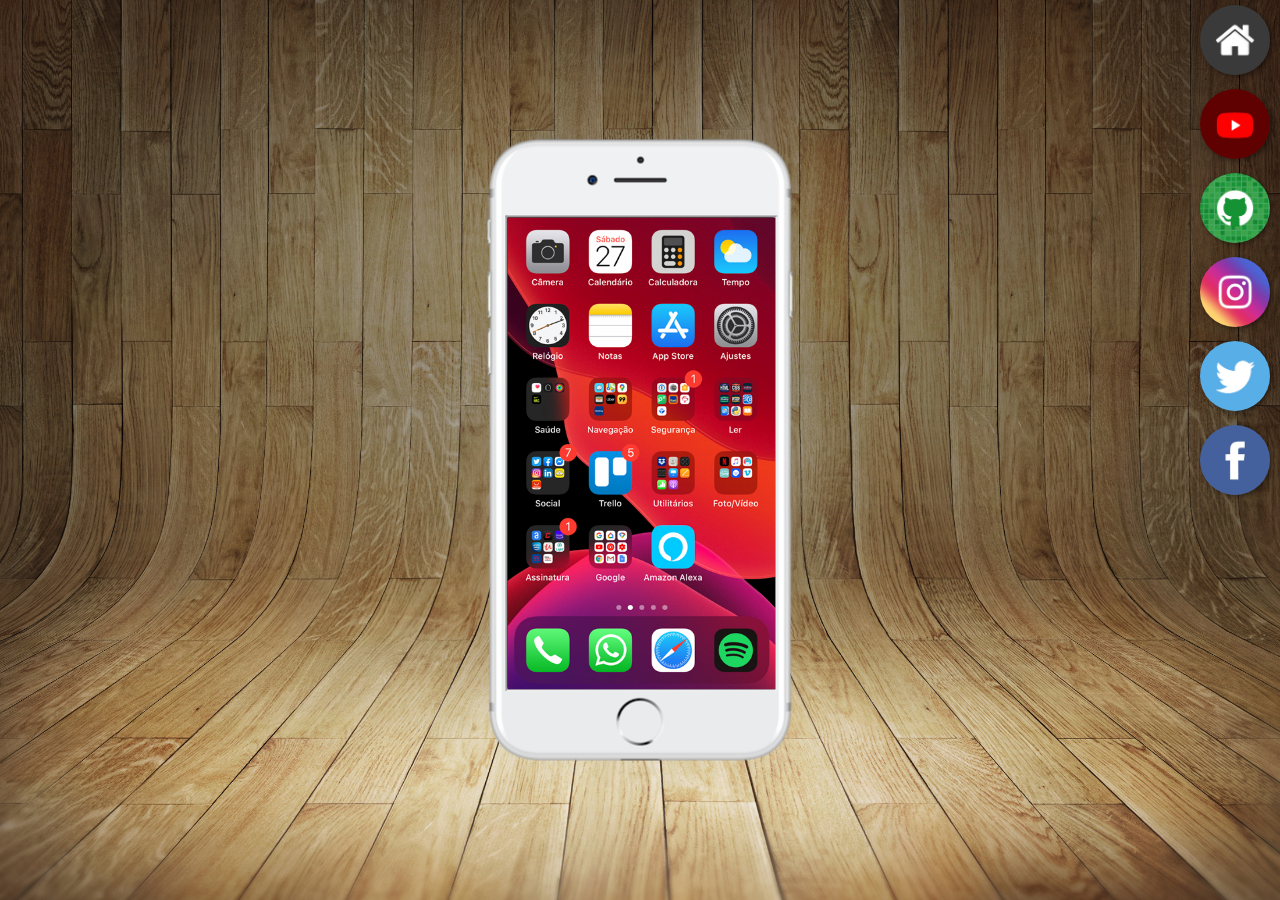
<file: index.html>
<!DOCTYPE html>
<html lang="pt-BR">
<head>
    <meta charset="UTF-8">
    <meta name="viewport" content="width=device-width, initial-scale=1.0">
    <link rel="shortcut icon" href="favicon.ico" type="image/x-icon">
    <title>Projeto Redes Sociais</title>
    <style>
        * {
            margin: 0px;
            padding: 0px;
        }

        body {
            background: bisque url('imagens/fundo-madeira.jpg') center center no-repeat fixed;
            background-size: cover;
        }

        .menu {
            text-align: right;
            
        }

        #botao img {
            width: 70px;
            height: 70px;
            border-radius: 50%;
            margin: 5px 10px 5px 0px;
            box-shadow: 2px 2px 5px rgba(0, 0, 0, 0.411);
            box-sizing: border-box;
        }

        #botao img:hover {
            border: 2px solid rgba(255, 255, 255, 0.651);
            transform: translate(-3px, -3px);
            box-shadow: 5px 5px 10px rgba(0, 0, 0, 0.411);
            transition: transform .5s, border .3s;
        }

        p#erro {
            background-color: rgb(255, 106, 106);
        }

        .celular {
            position: fixed;
            top: 50%;
            left: 50%;
            transform: translate(-50%, -50%);

            background-image: url('imagens/frame-iphone.png');
            height: 627px;
            width: 311px;
        }

        iframe#tela {
            position: fixed;
            top: 79px;
            left: 21px;

            height: 472px;  
            width: 268px;
        }
    </style>
</head>
<body>
    <section class="menu">
        <div id="botao">
            <a href="paginas/home.html" target="tela"><img src="imagens/logo-home.jpg" type=""></a>
        </div>
        <div id="botao">
            <a href="paginas/youtube.html" target="tela"><img src="imagens/logo-youtube.jpg" type=""></a>
        </div>
        <div id="botao">
            <a href="paginas/github.html" target="tela"><img src="imagens/logo-github.jpg" type=""></a>
        </div>
        <div id="botao">
            <a href="paginas/instagram.html" target="tela"><img src="imagens/logo-instagram.jpg" type=""></a>
        </div>
        <div id="botao">
            <a href="paginas/twitter.html" target="tela"><img src="imagens/logo-twitter.jpg" type=""></a>
        </div>
        <div id="botao">
            <a href="paginas/facebook.html" target="tela"><img src="imagens/logo-facebook.jpg" type=""></a>
        </div>
    </div>
    <section class="celular">
            <iframe src="paginas/home.html" name="tela" id="tela" frameborder="1">
                <p id="erro">Seu navegador não possui compatibilidade com este tipo de recurso.</p>
            </iframe>
    </div>
</body>
</html>
</file>
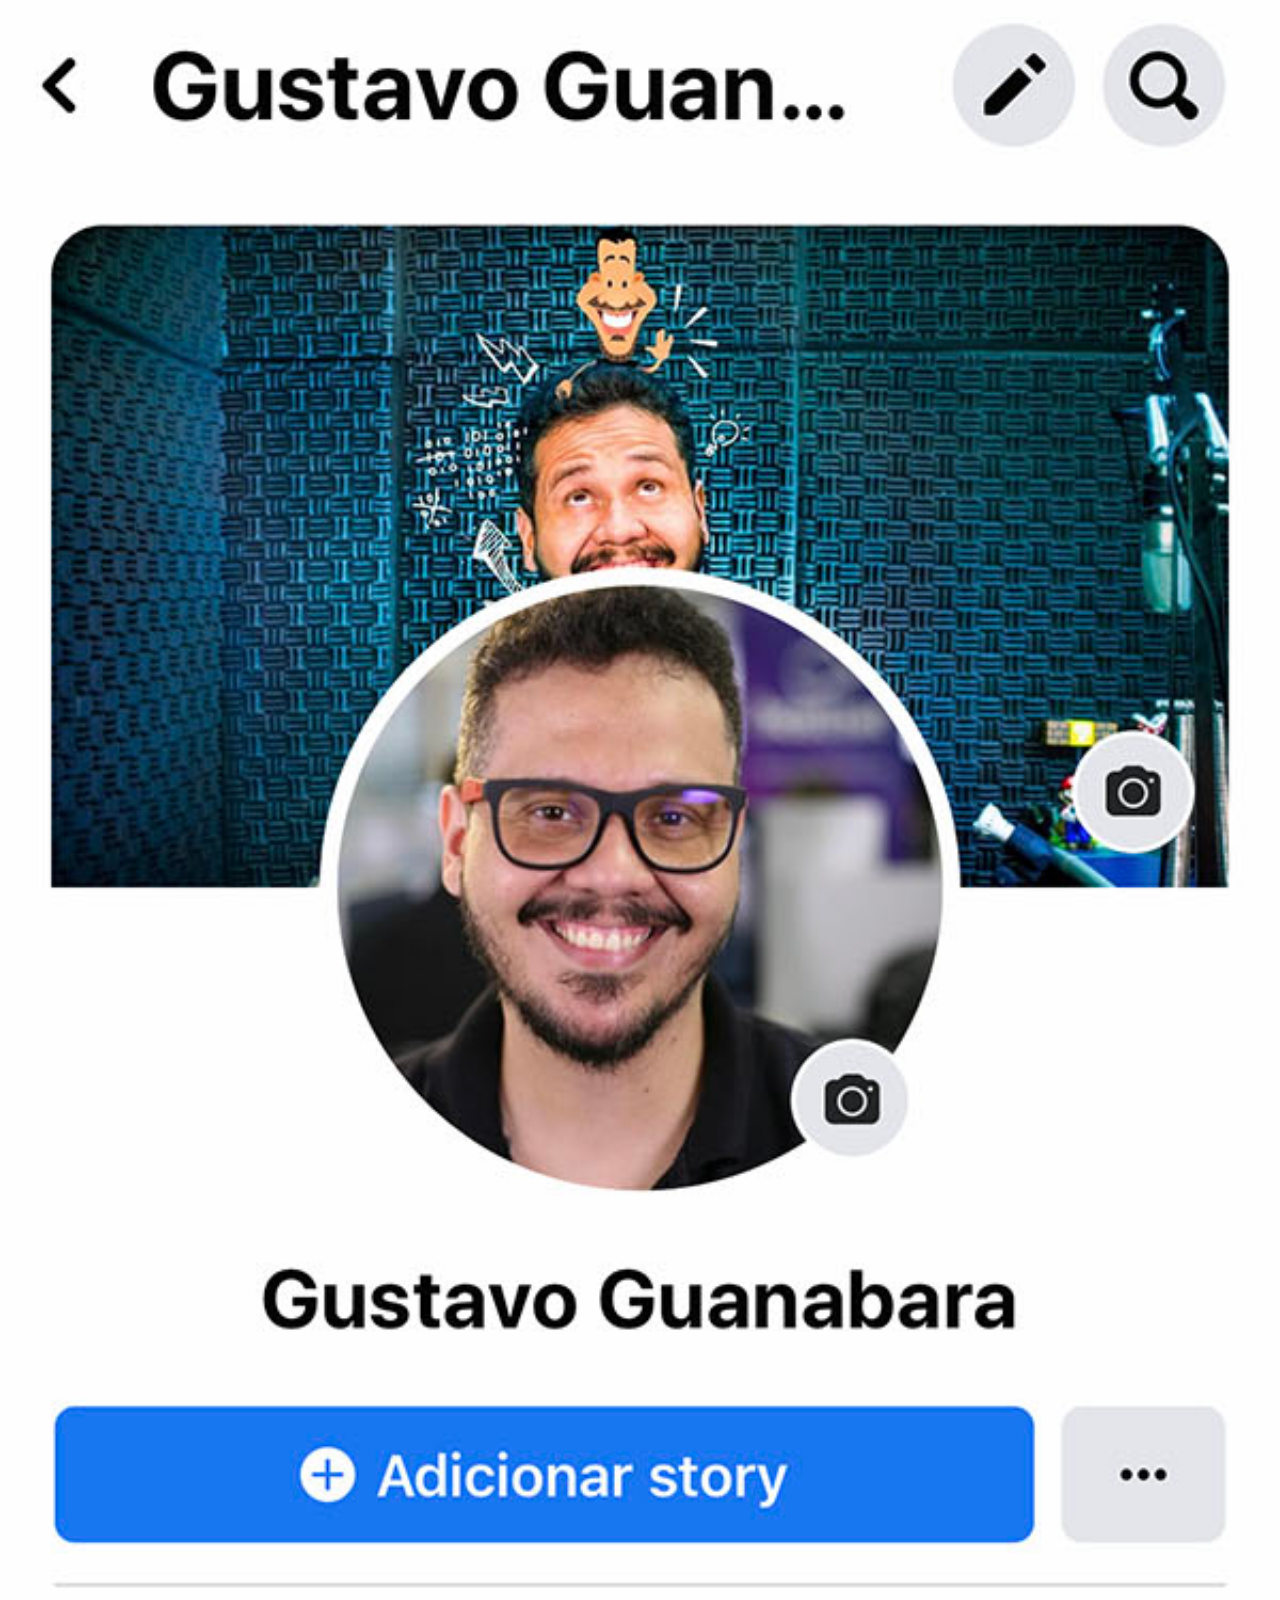
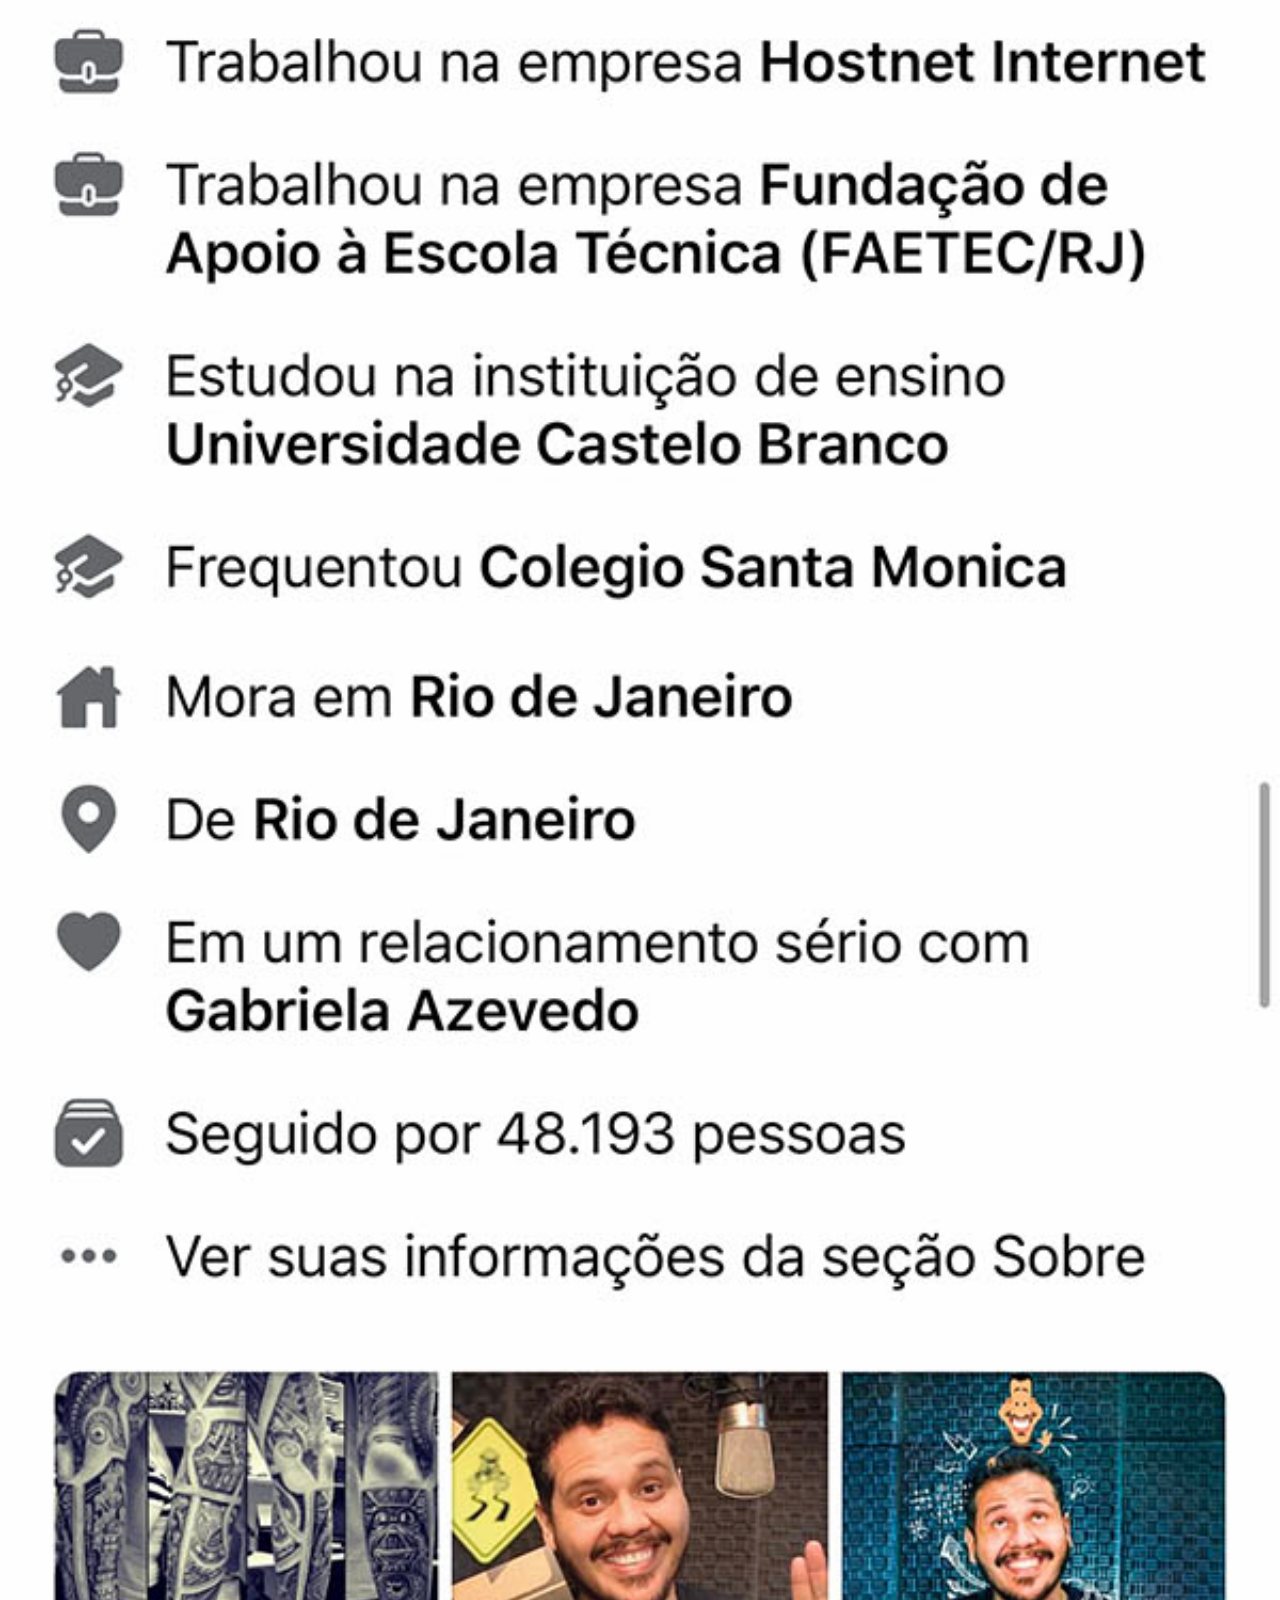
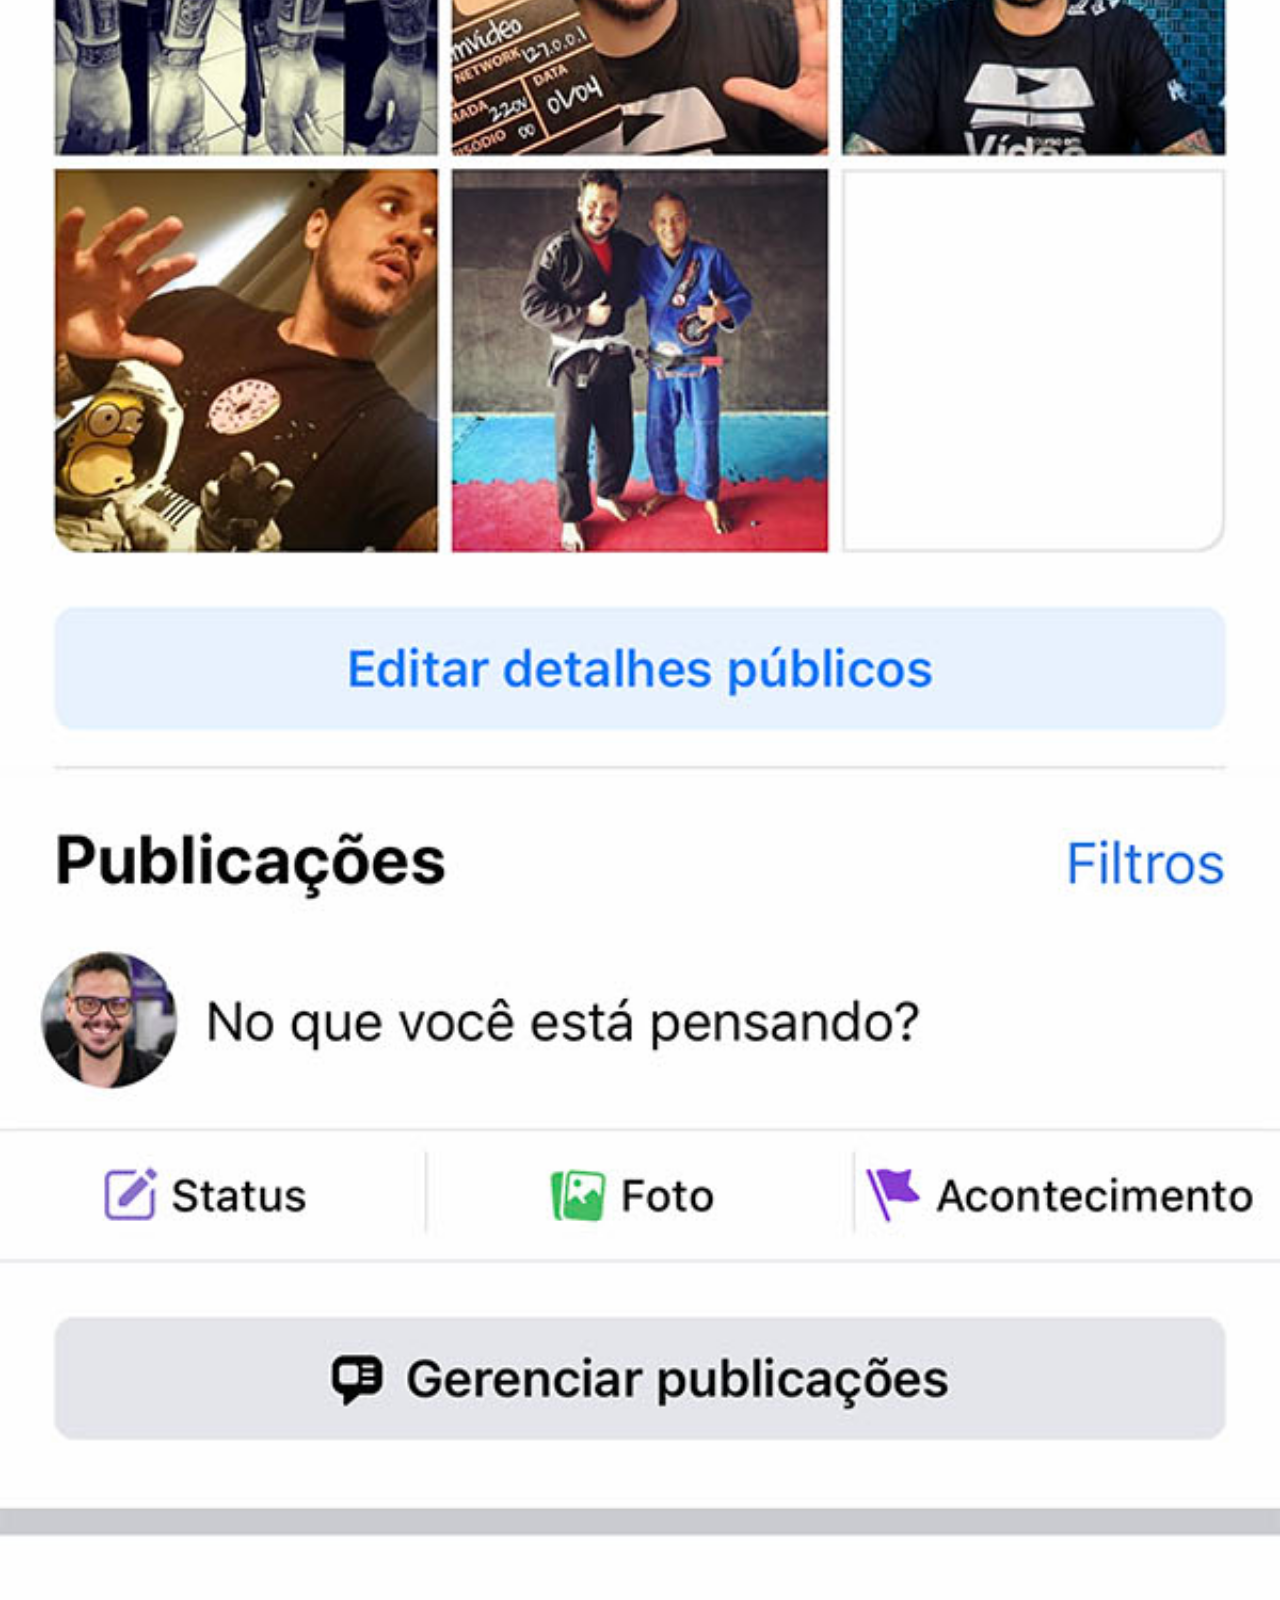
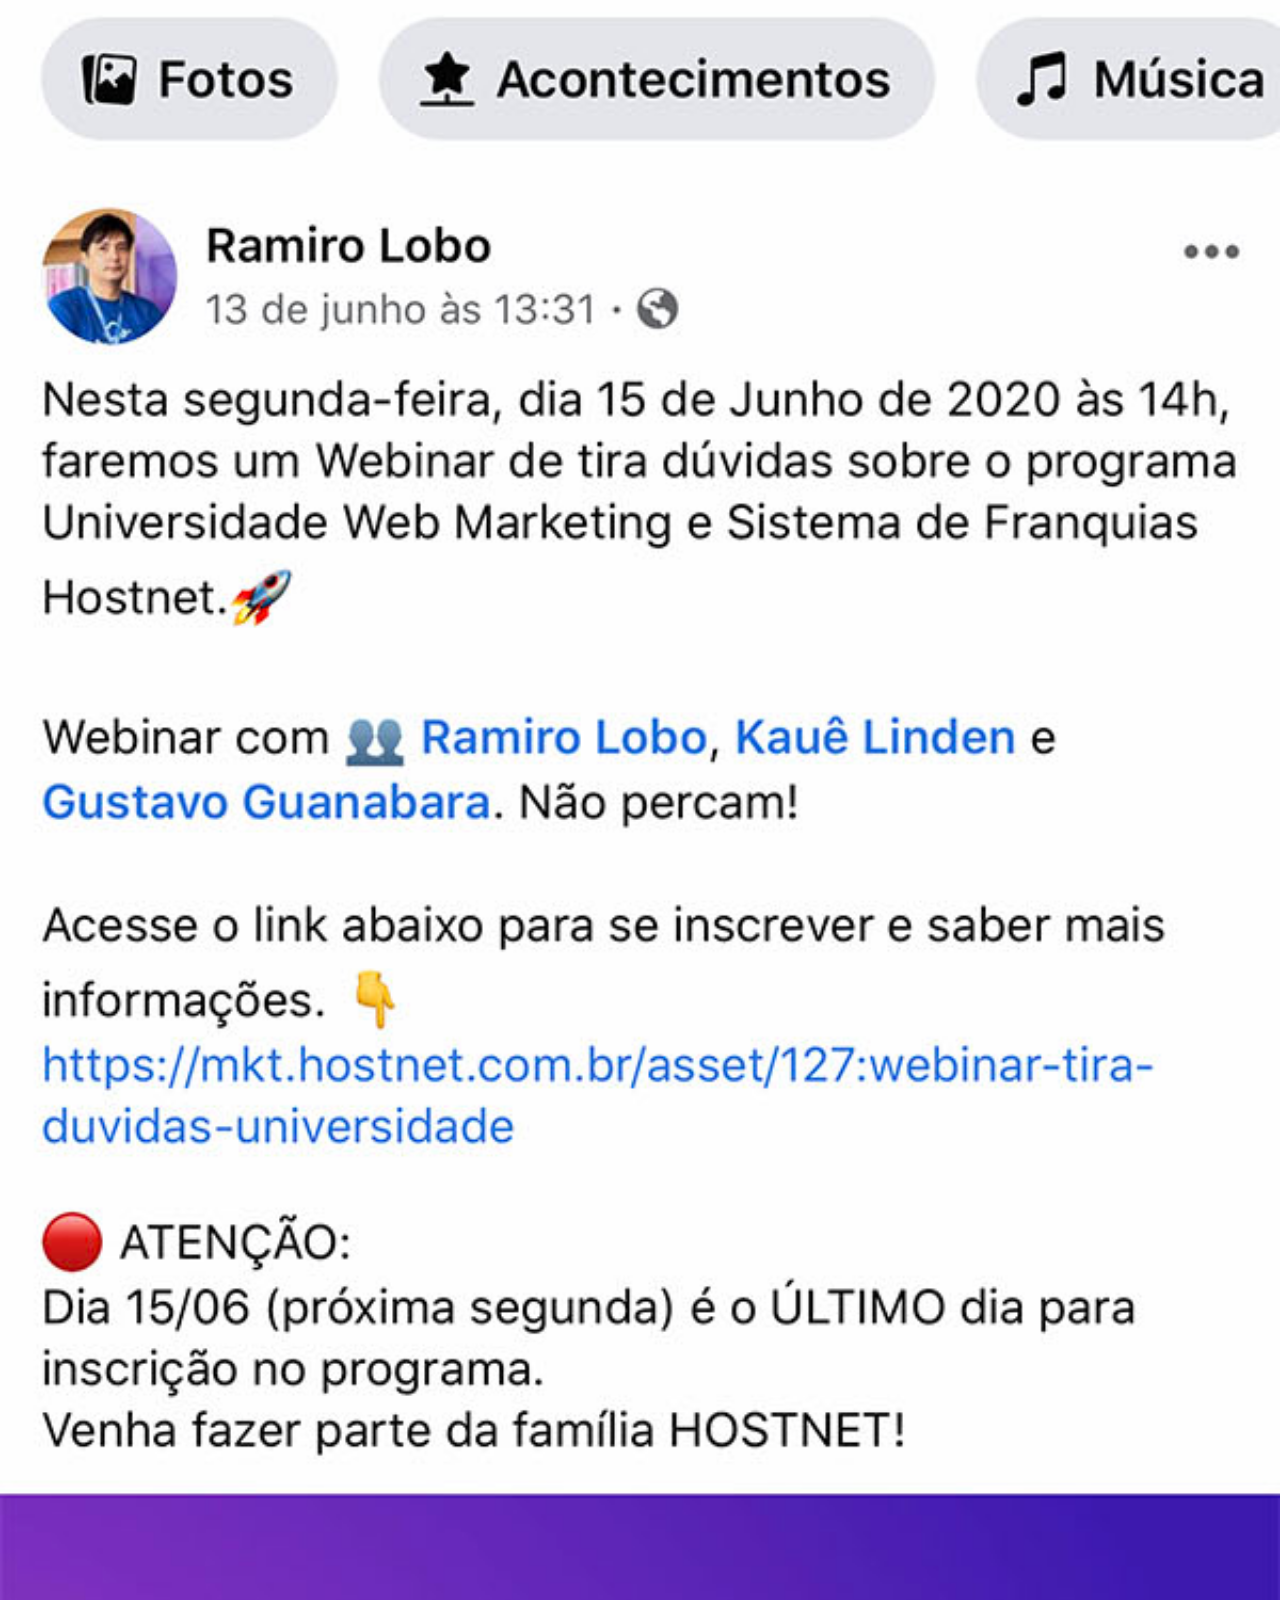
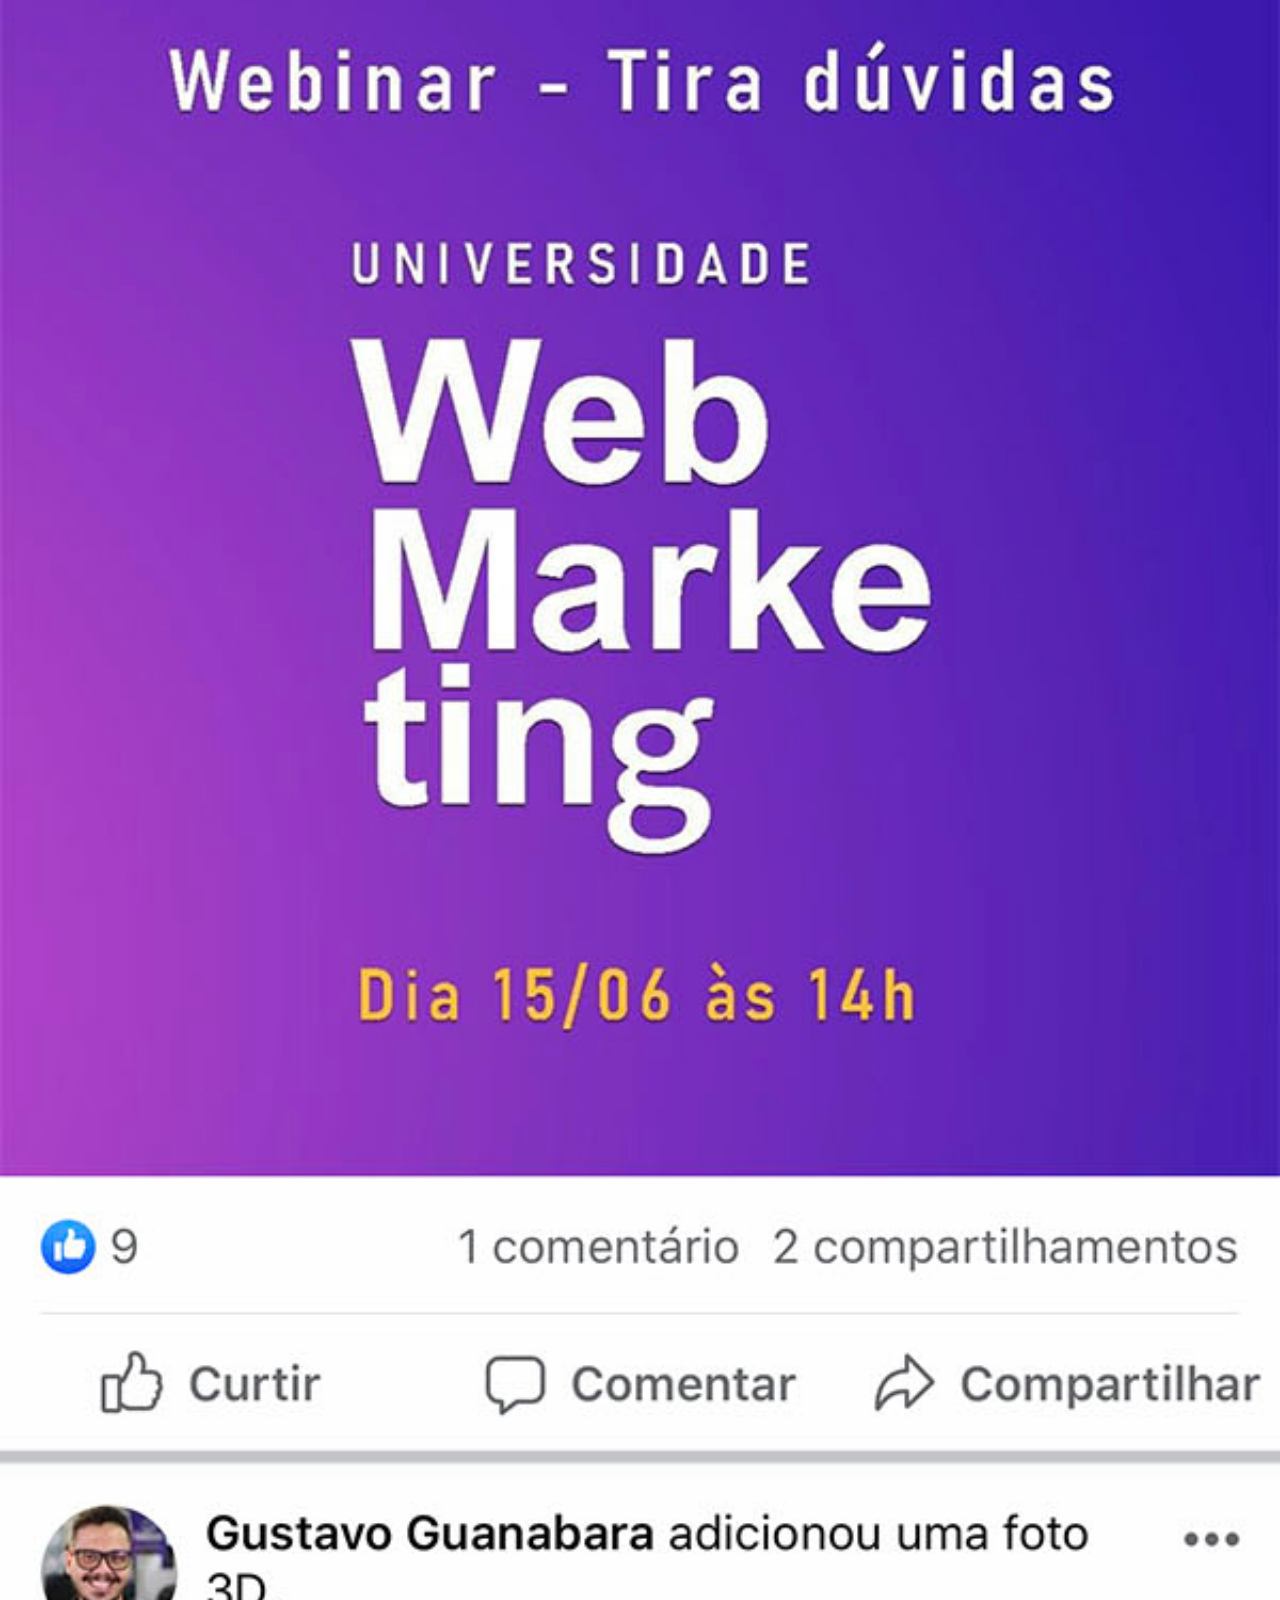
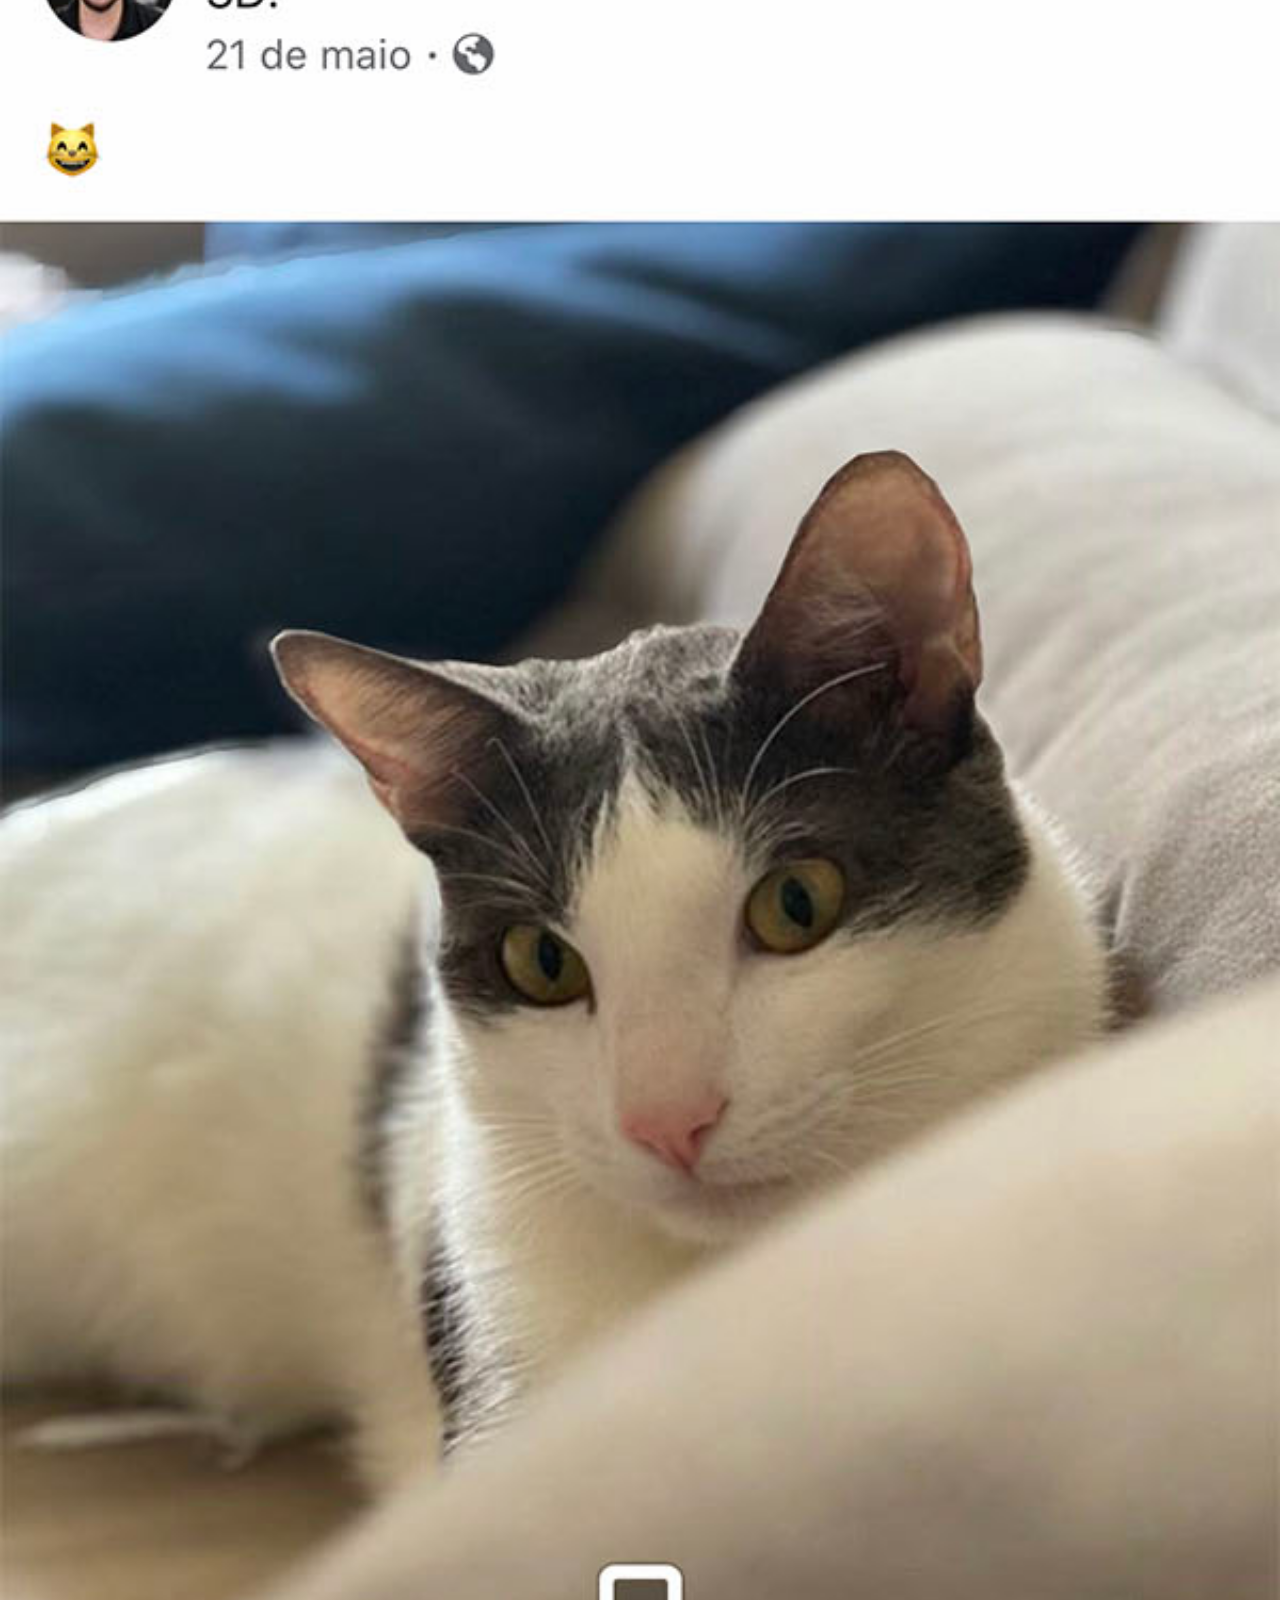
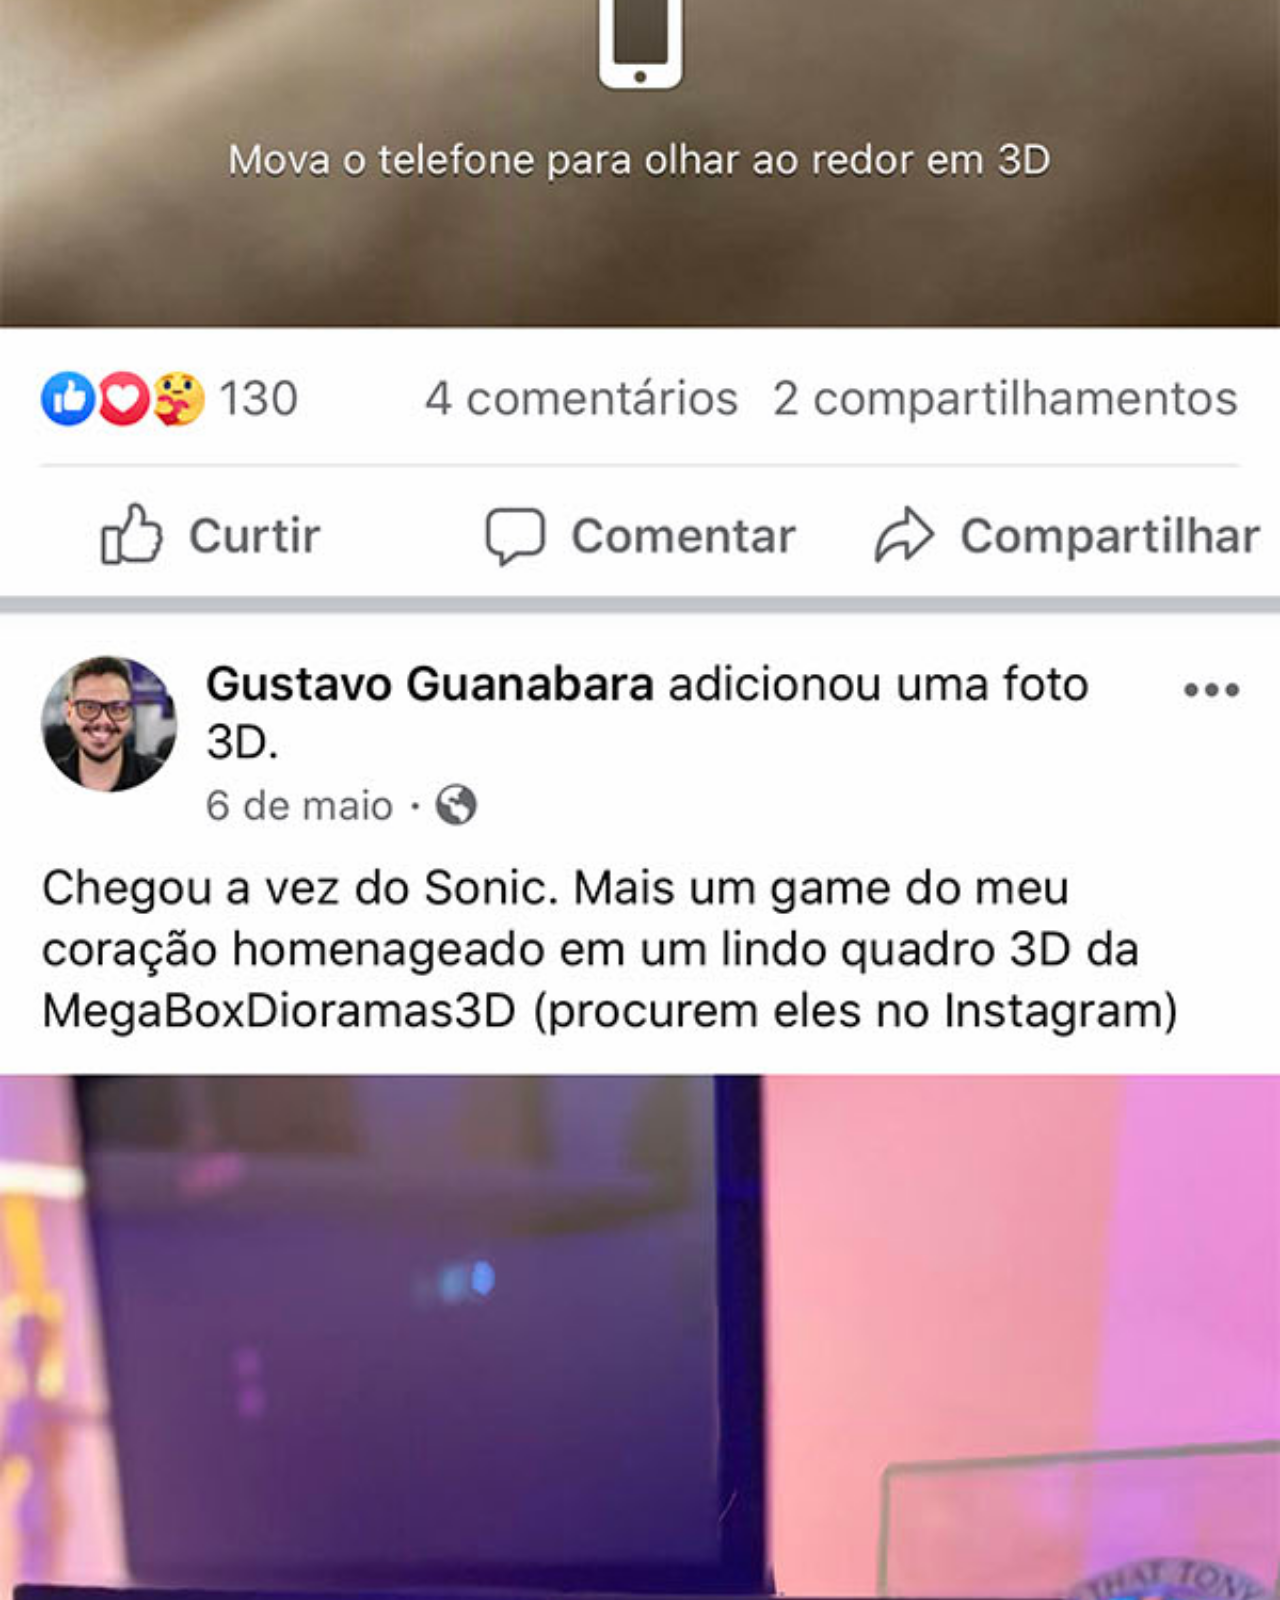
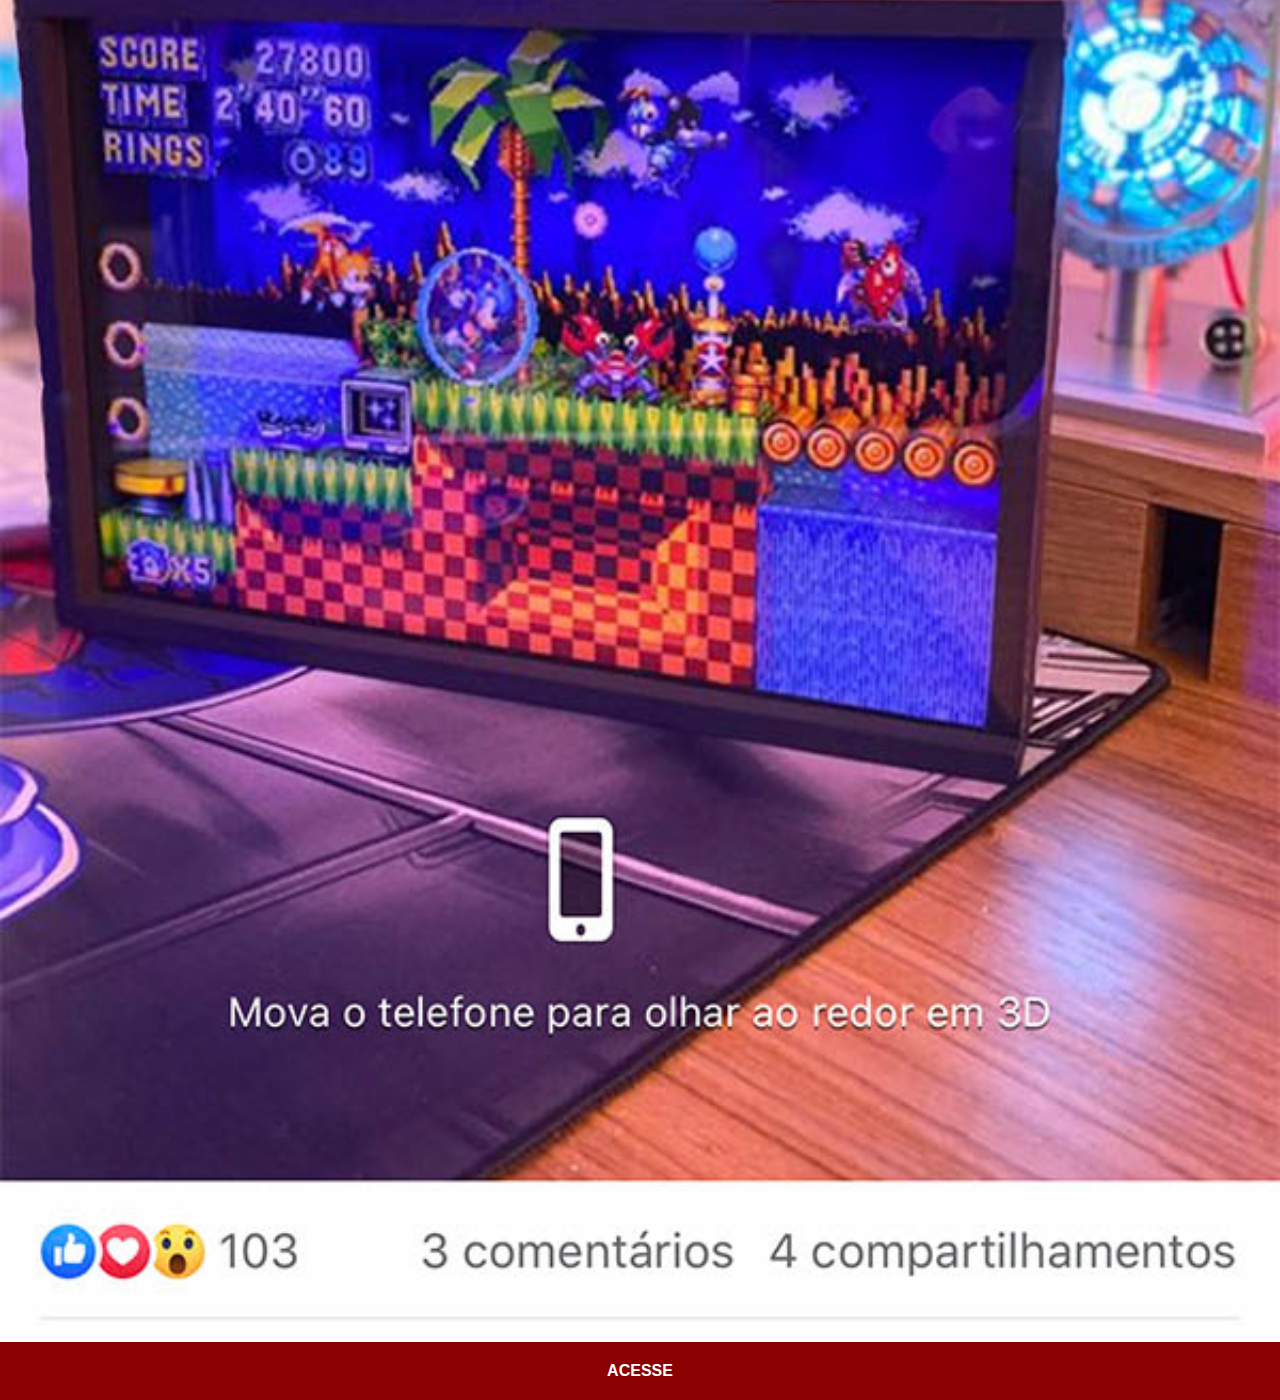
<file: paginas/facebook.html>
<!DOCTYPE html>
<html lang="pt-BR">
<head>
    <meta charset="UTF-8">
    <meta name="viewport" content="width=device-width, initial-scale=1.0">
    <title>Facebook</title>
    <link rel="shortcut icon" href="../favicon.ico" type="image/x-icon">
    <style>
        * {
            margin: 0px;
            padding: 0px;   
            font-family: Arial, Helvetica, sans-serif;
        }

        ::-webkit-scrollbar {
            width: 0px;
            height: 0px;
        }

        img {
            width: 100vw;
        }

        a {
            display: block;
            color: white;
            background-color: darkred;

            padding: 20px;

            text-align: center;
            text-decoration: none;
            font-weight: bolder;
        }
    </style>
</head>
<body>
    <img src="../imagens/tela-facebook.jpg" alt="Facebook">
    <a href="https://www.facebook.com/gustavoguanabara/">ACESSE</a>
</body>
</html>
</file>
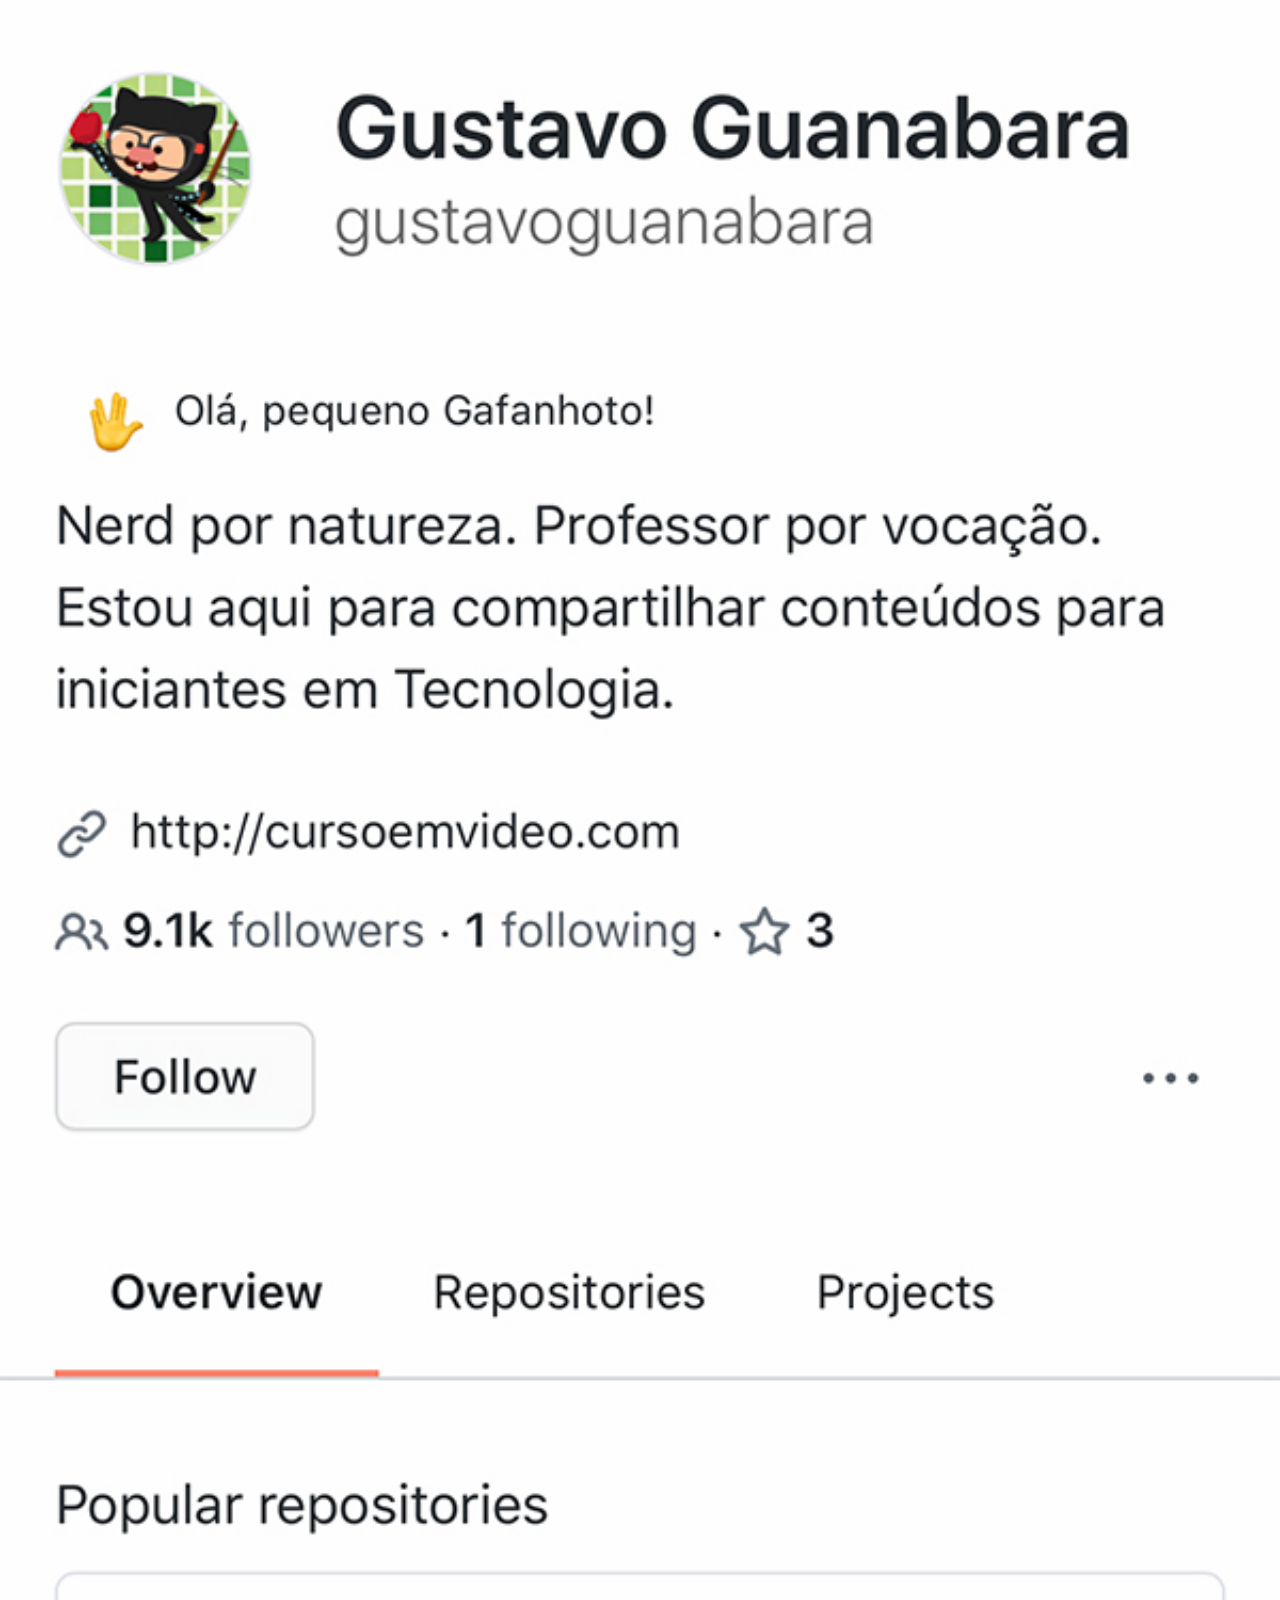
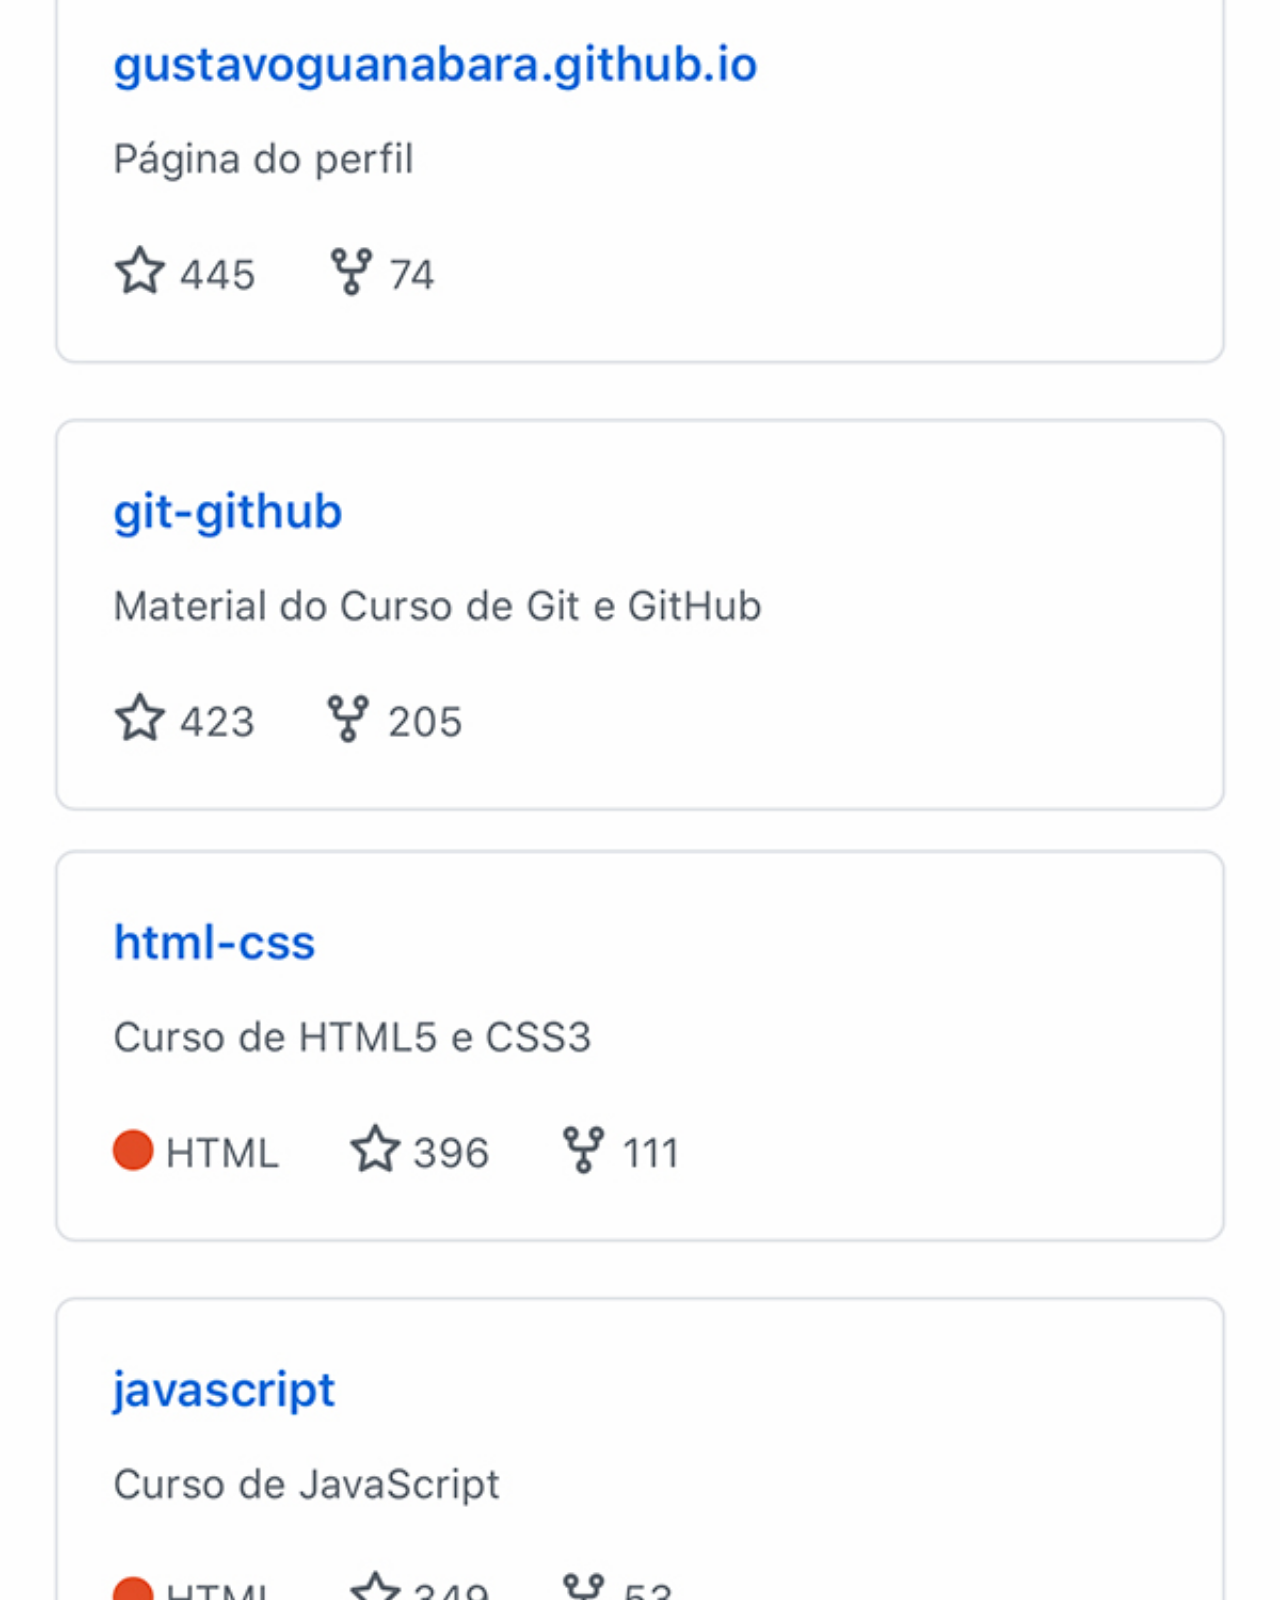
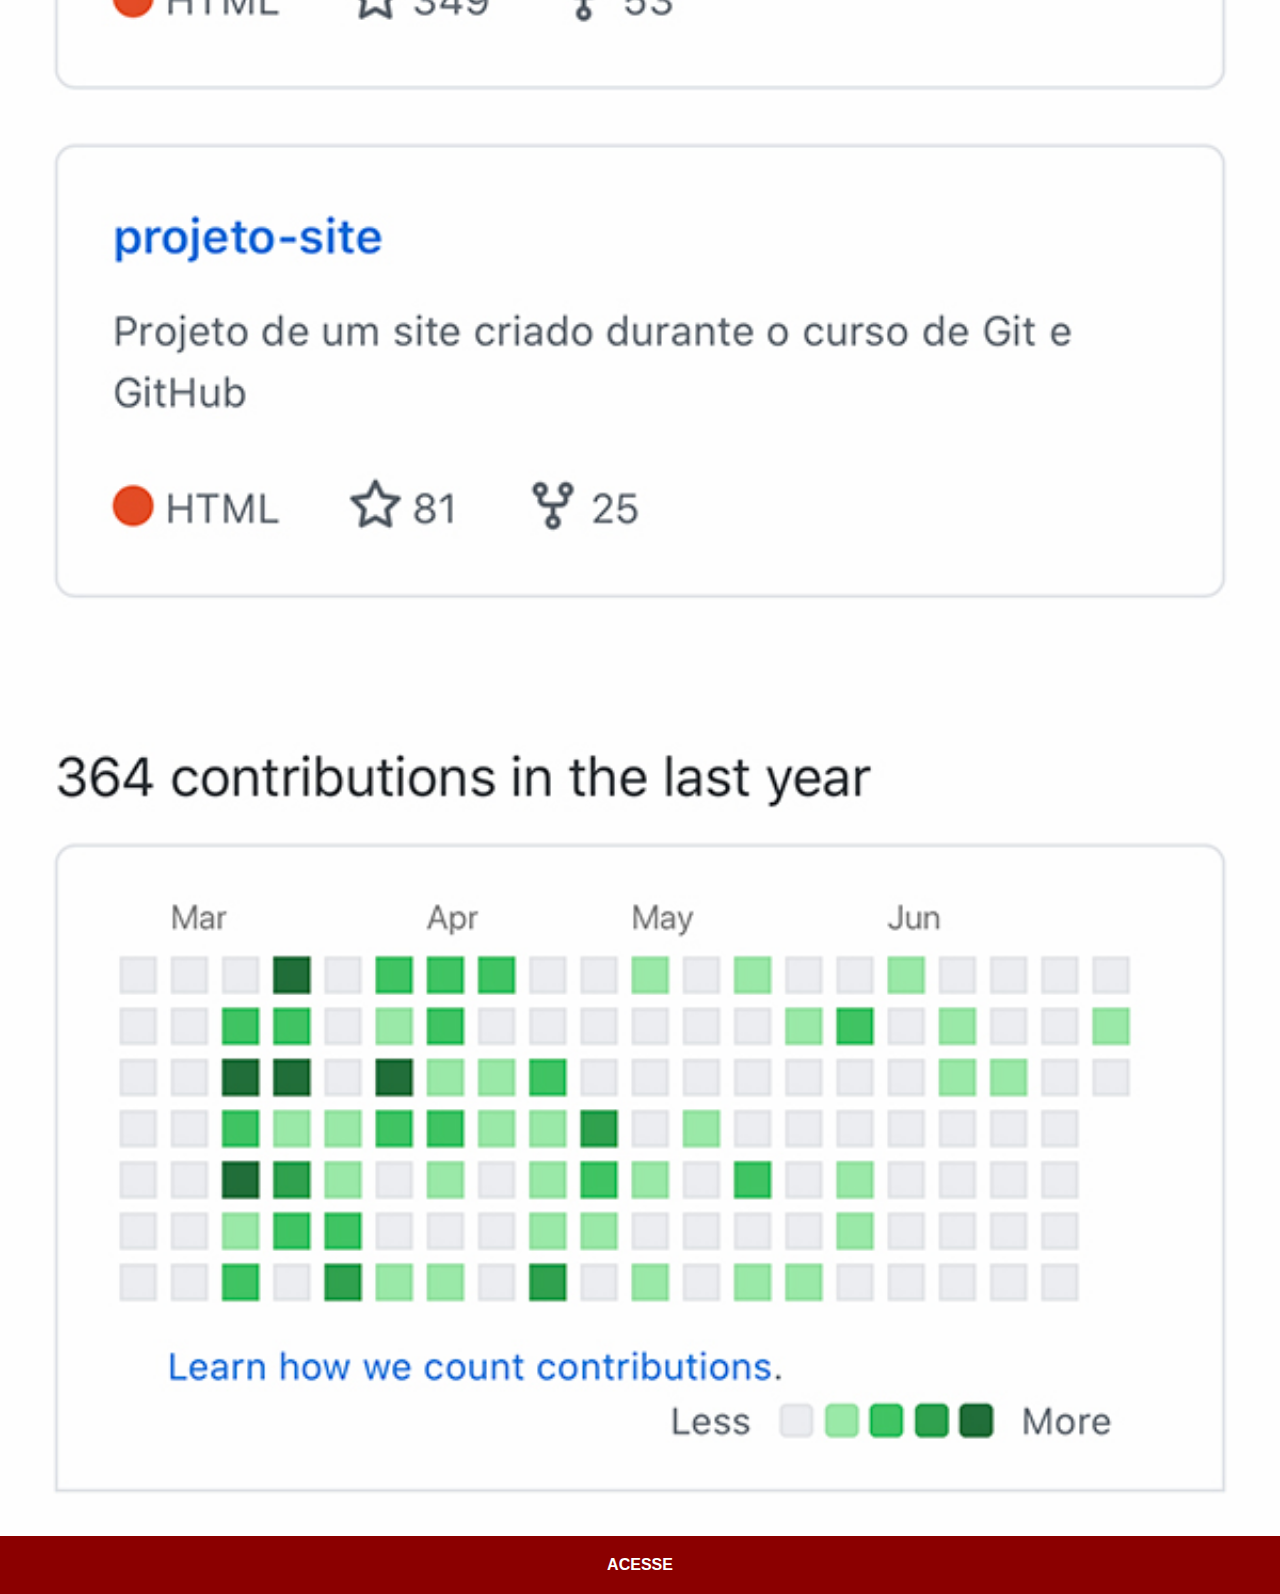
<file: paginas/github.html>
<!DOCTYPE html>
<html lang="pt-BR">
<head>
    <meta charset="UTF-8">
    <meta name="viewport" content="width=device-width, initial-scale=1.0">
    <title>GitHub</title>
    <link rel="shortcut icon" href="../favicon.ico" type="image/x-icon">
    <style>
        * {
            margin: 0px;
            padding: 0px;
            font-family: Arial, Helvetica, sans-serif;
        }

        ::-webkit-scrollbar {
            width: 0px;
            height: 0px;
        }

        img {
            width: 100vw;
        }

        a{
            display: block;
            color: white;
            background-color: darkred;

            padding: 20px;

            text-align: center;
            text-decoration: none;
            font-weight: bolder;
        }
    </style>
</head>
<body>
    <img src="../imagens/tela-github.jpg" alt="GitHub">
    <a href="https://github.com/gustavoguanabara">ACESSE</a>
</body>
</html>
</file>
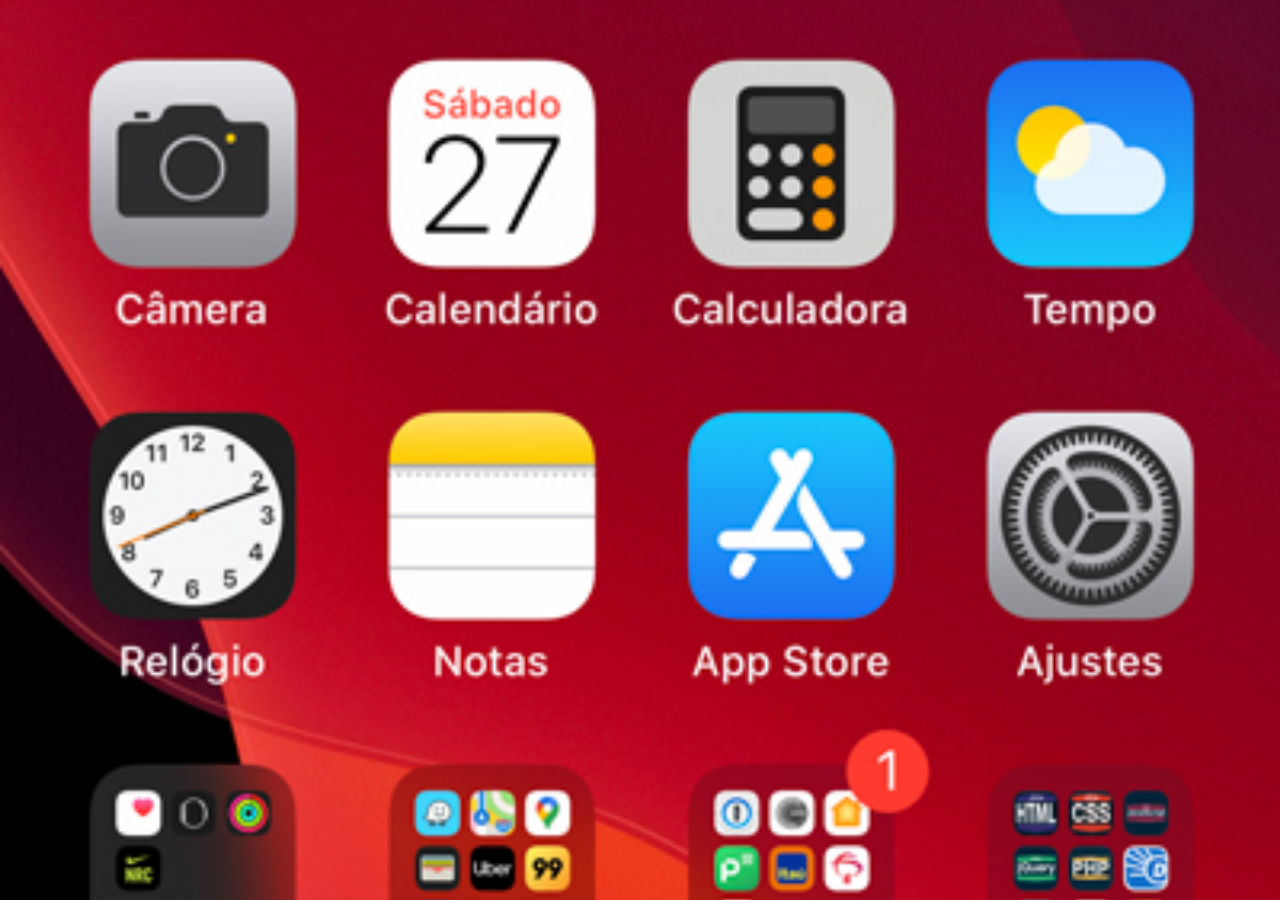
<file: paginas/home.html>
<!DOCTYPE html>
<html lang="pt-BR">
<head>
    <meta charset="UTF-8">
    <meta name="viewport" content="width=device-width, initial-scale=1.0">
    <title>Home</title>
    <link rel="shortcut icon" href="../favicon.ico" type="image/x-icon">
    <style>
        * {
            margin: 0px;
            padding: 0px;
        }

        body {
            width: 100vw;
            height: 100vh;
            background: black url('../imagens/tela-home.jpg') no-repeat top center;
            background-size: cover;
        }
    </style>
</head>
<body>

</body>
</html>
</file>
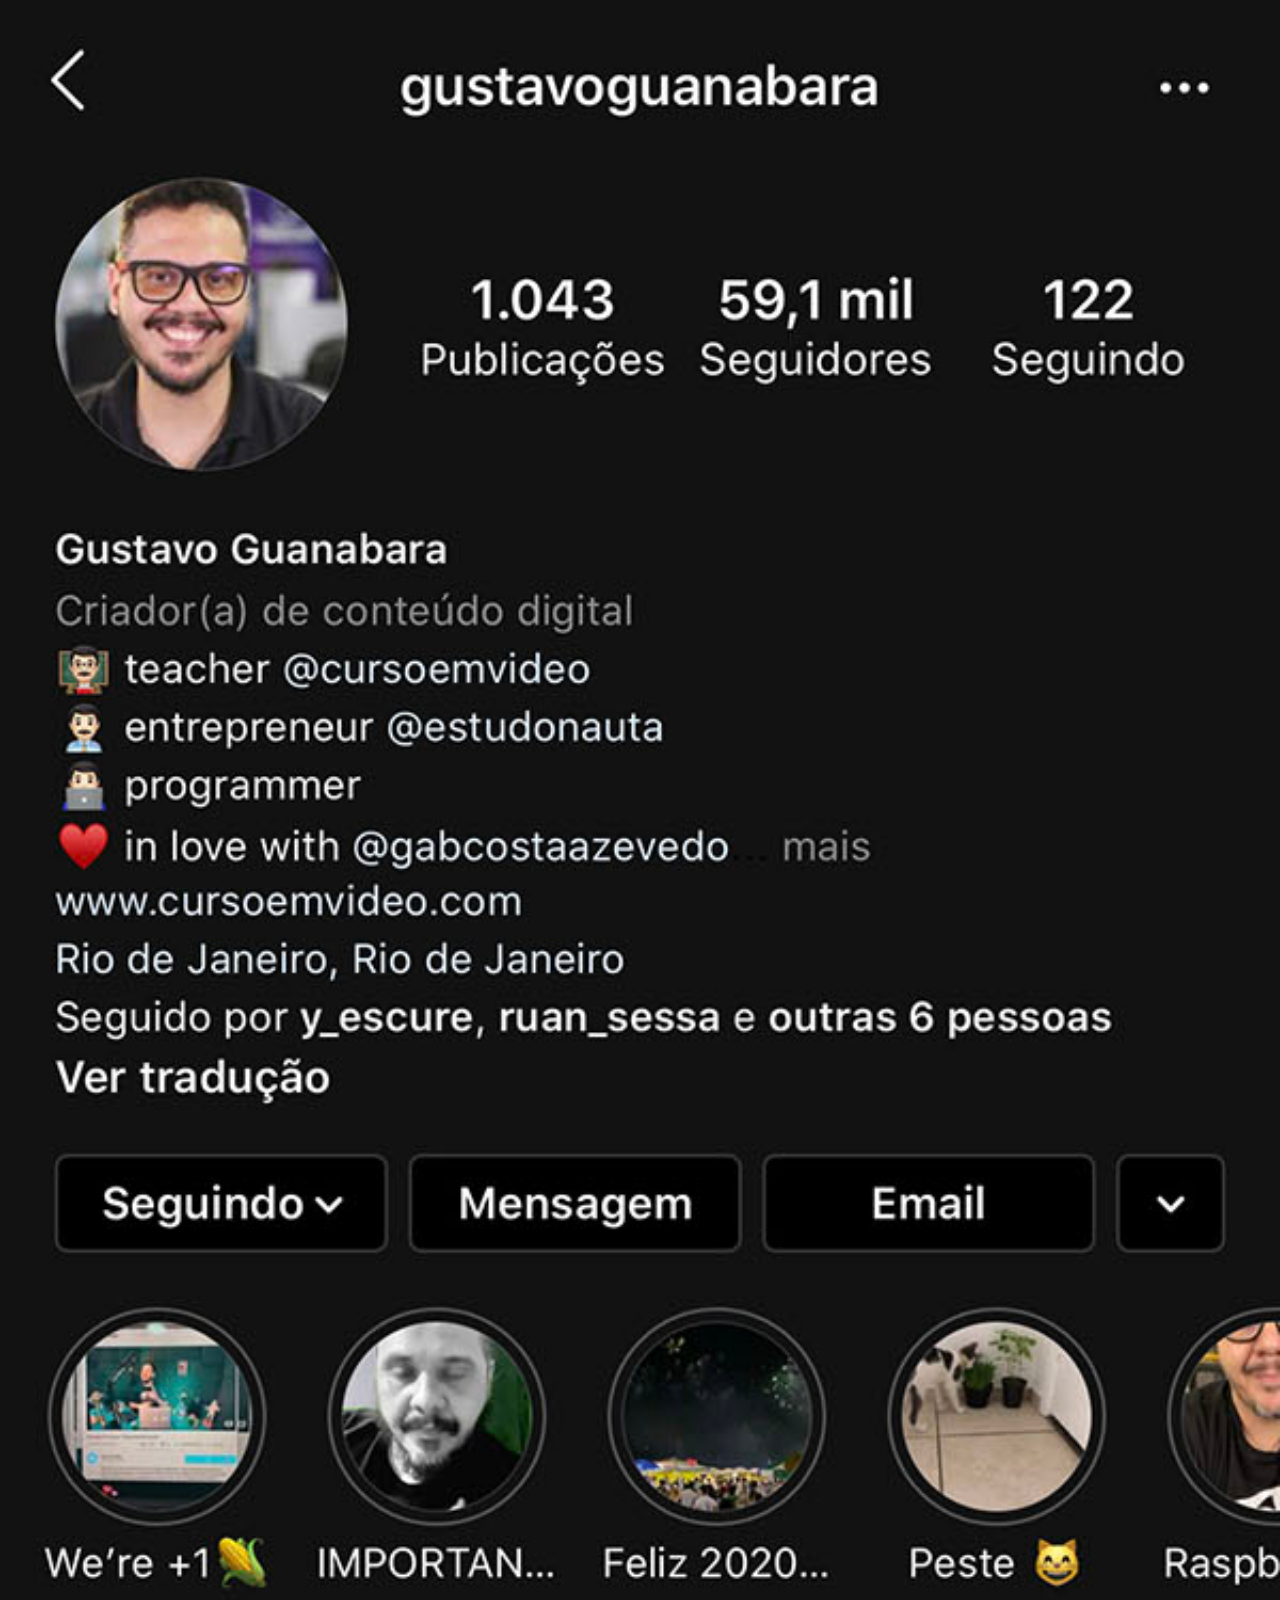
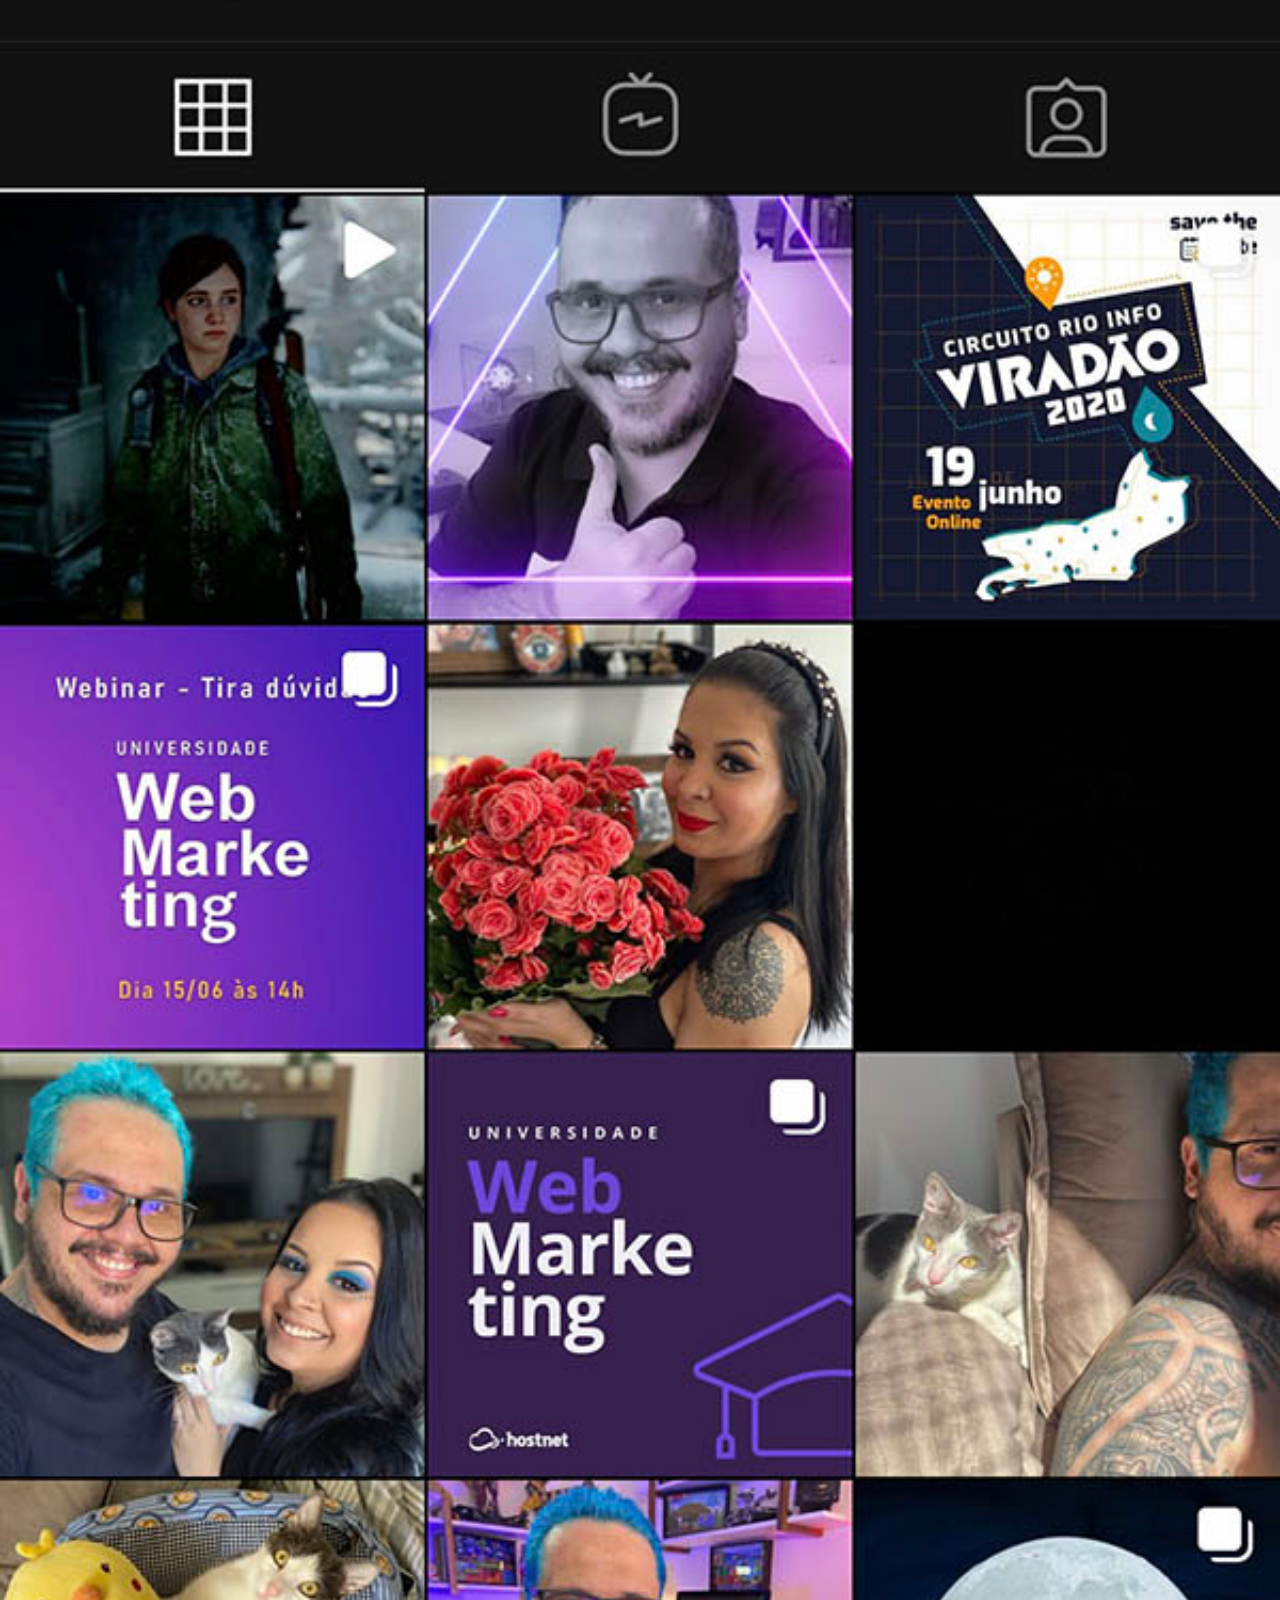
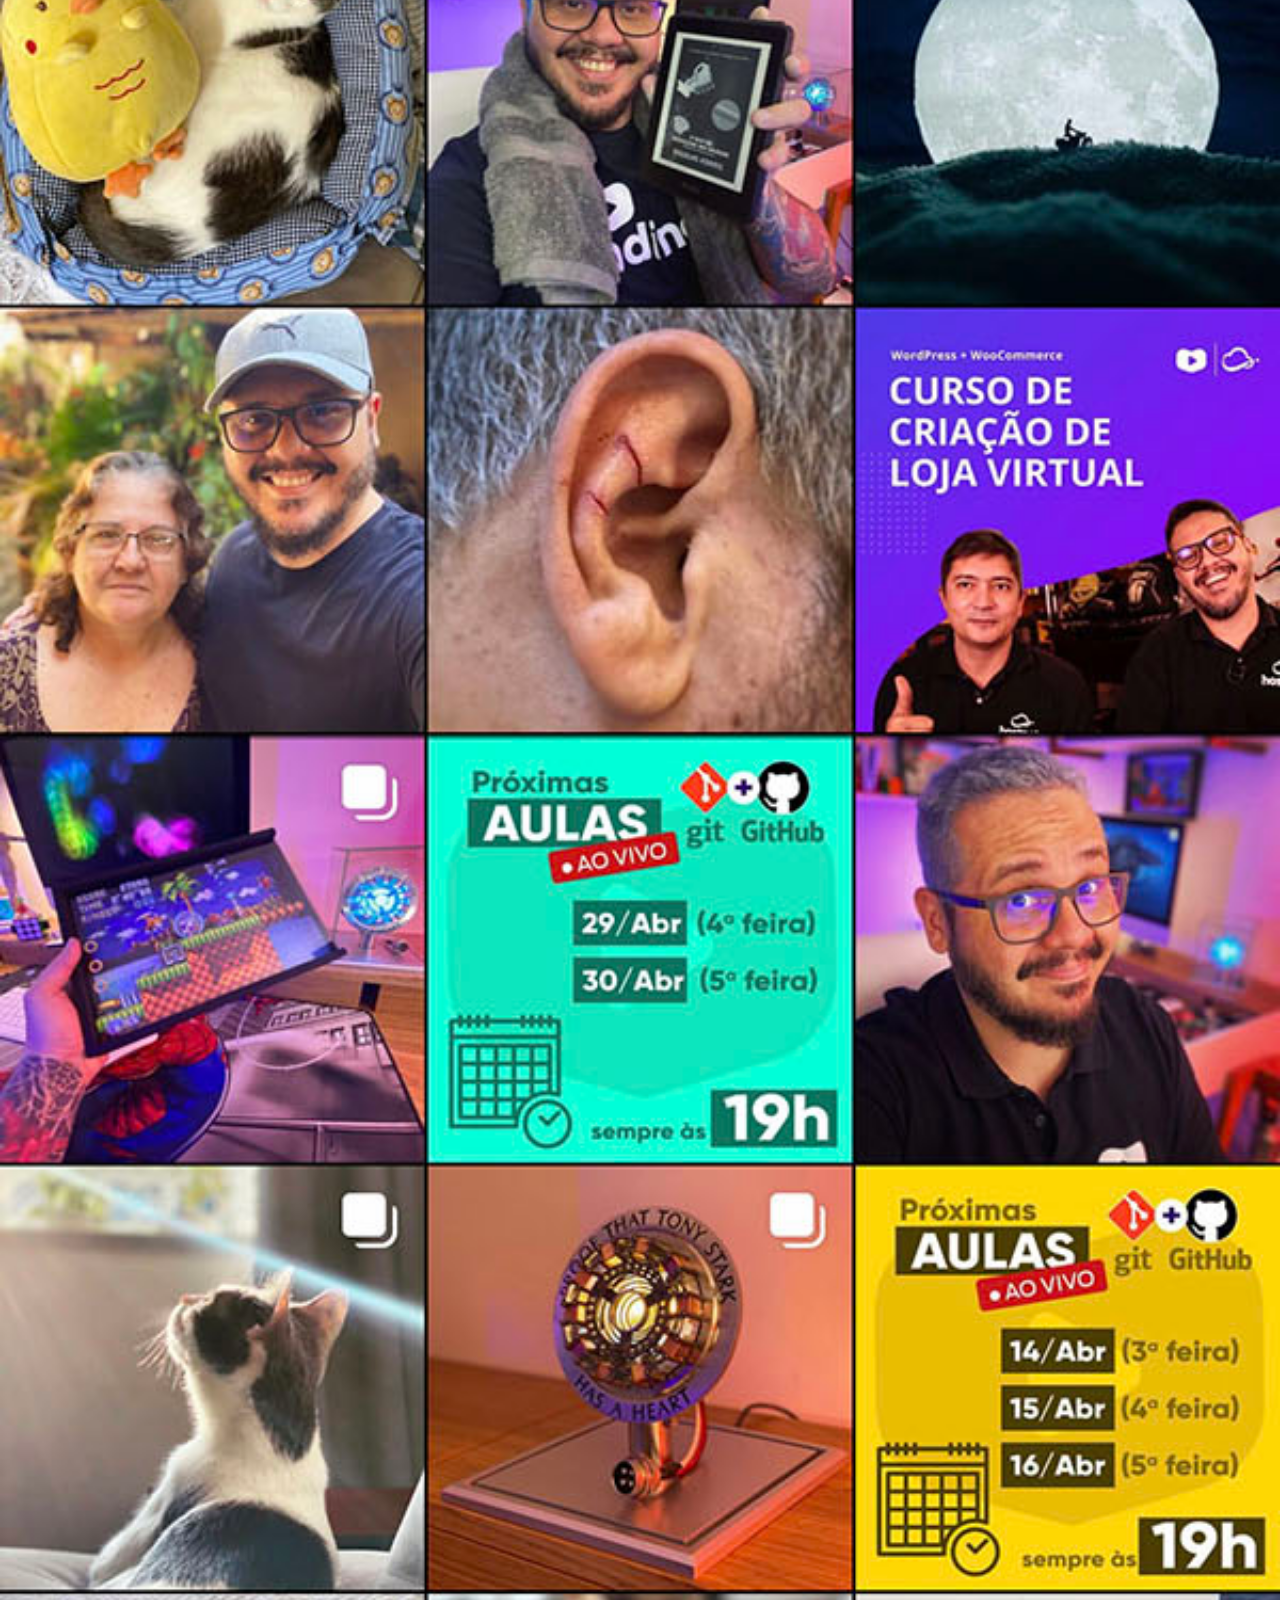
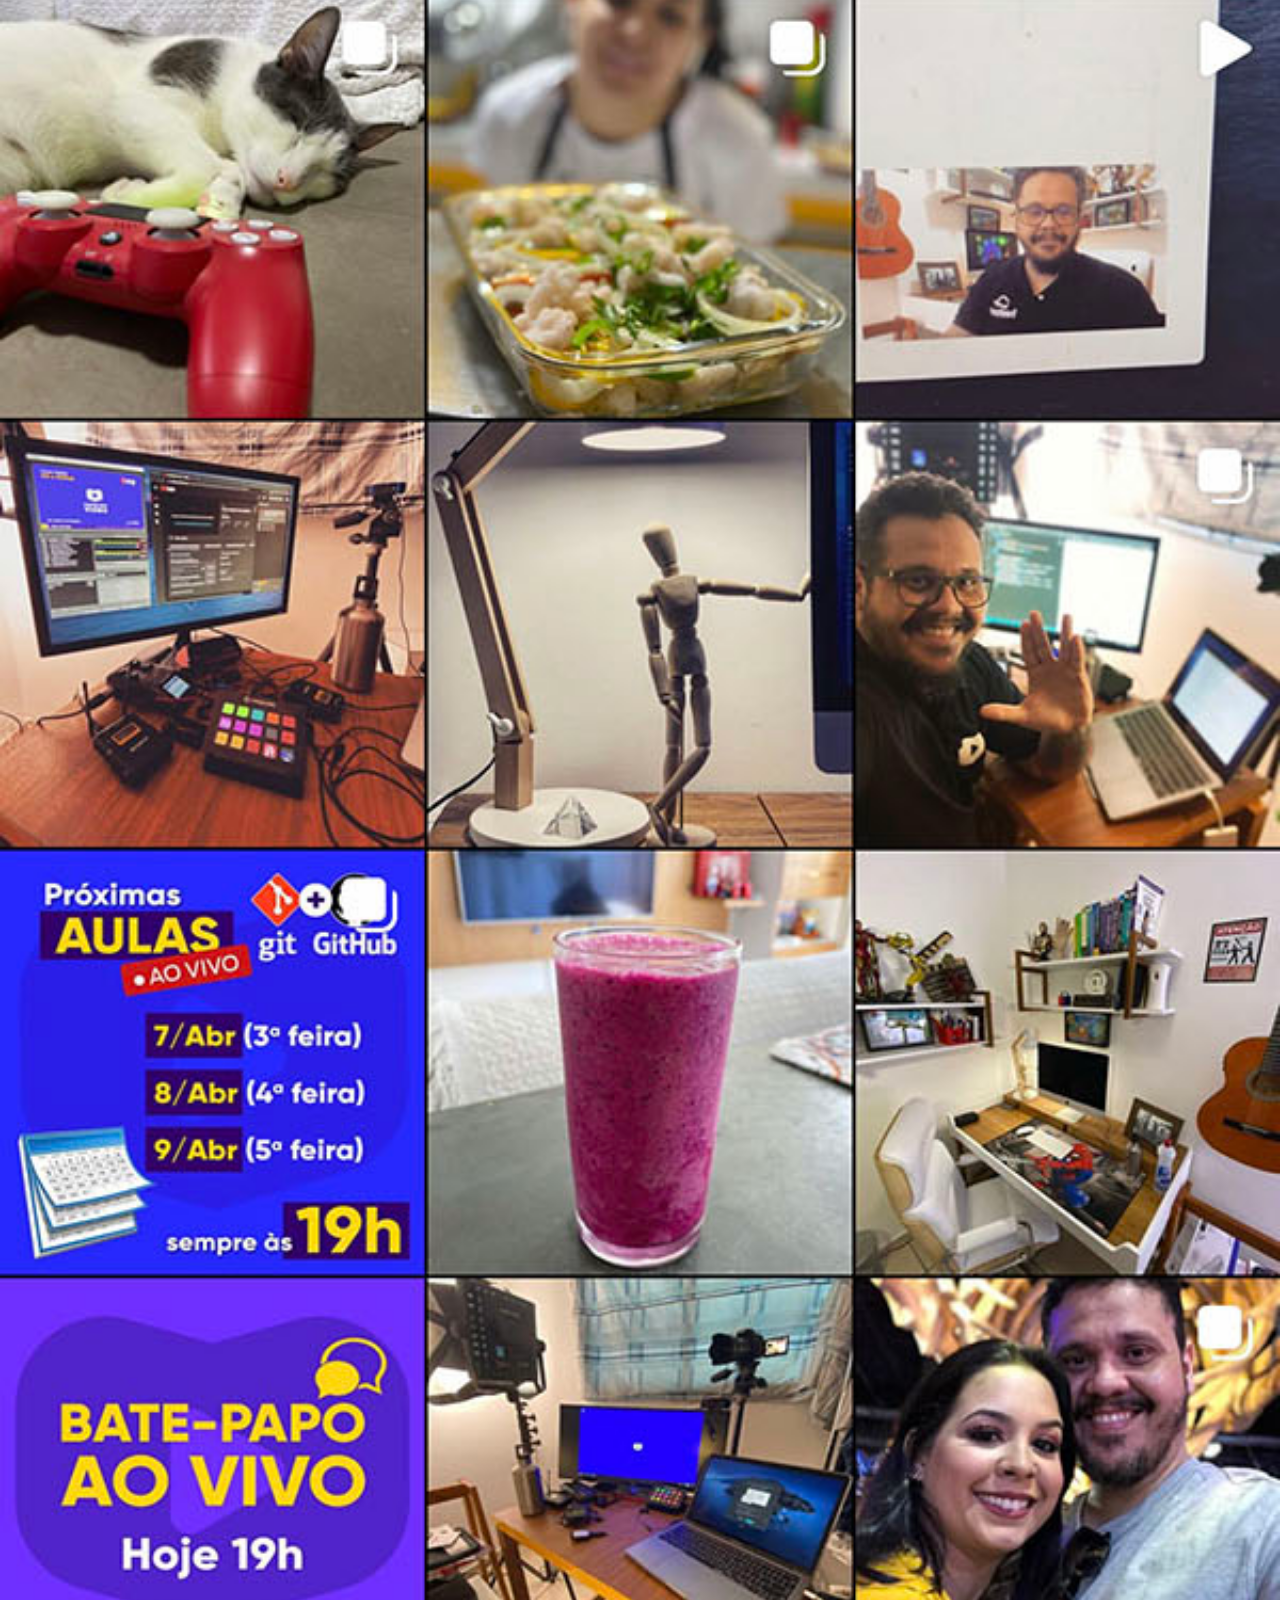
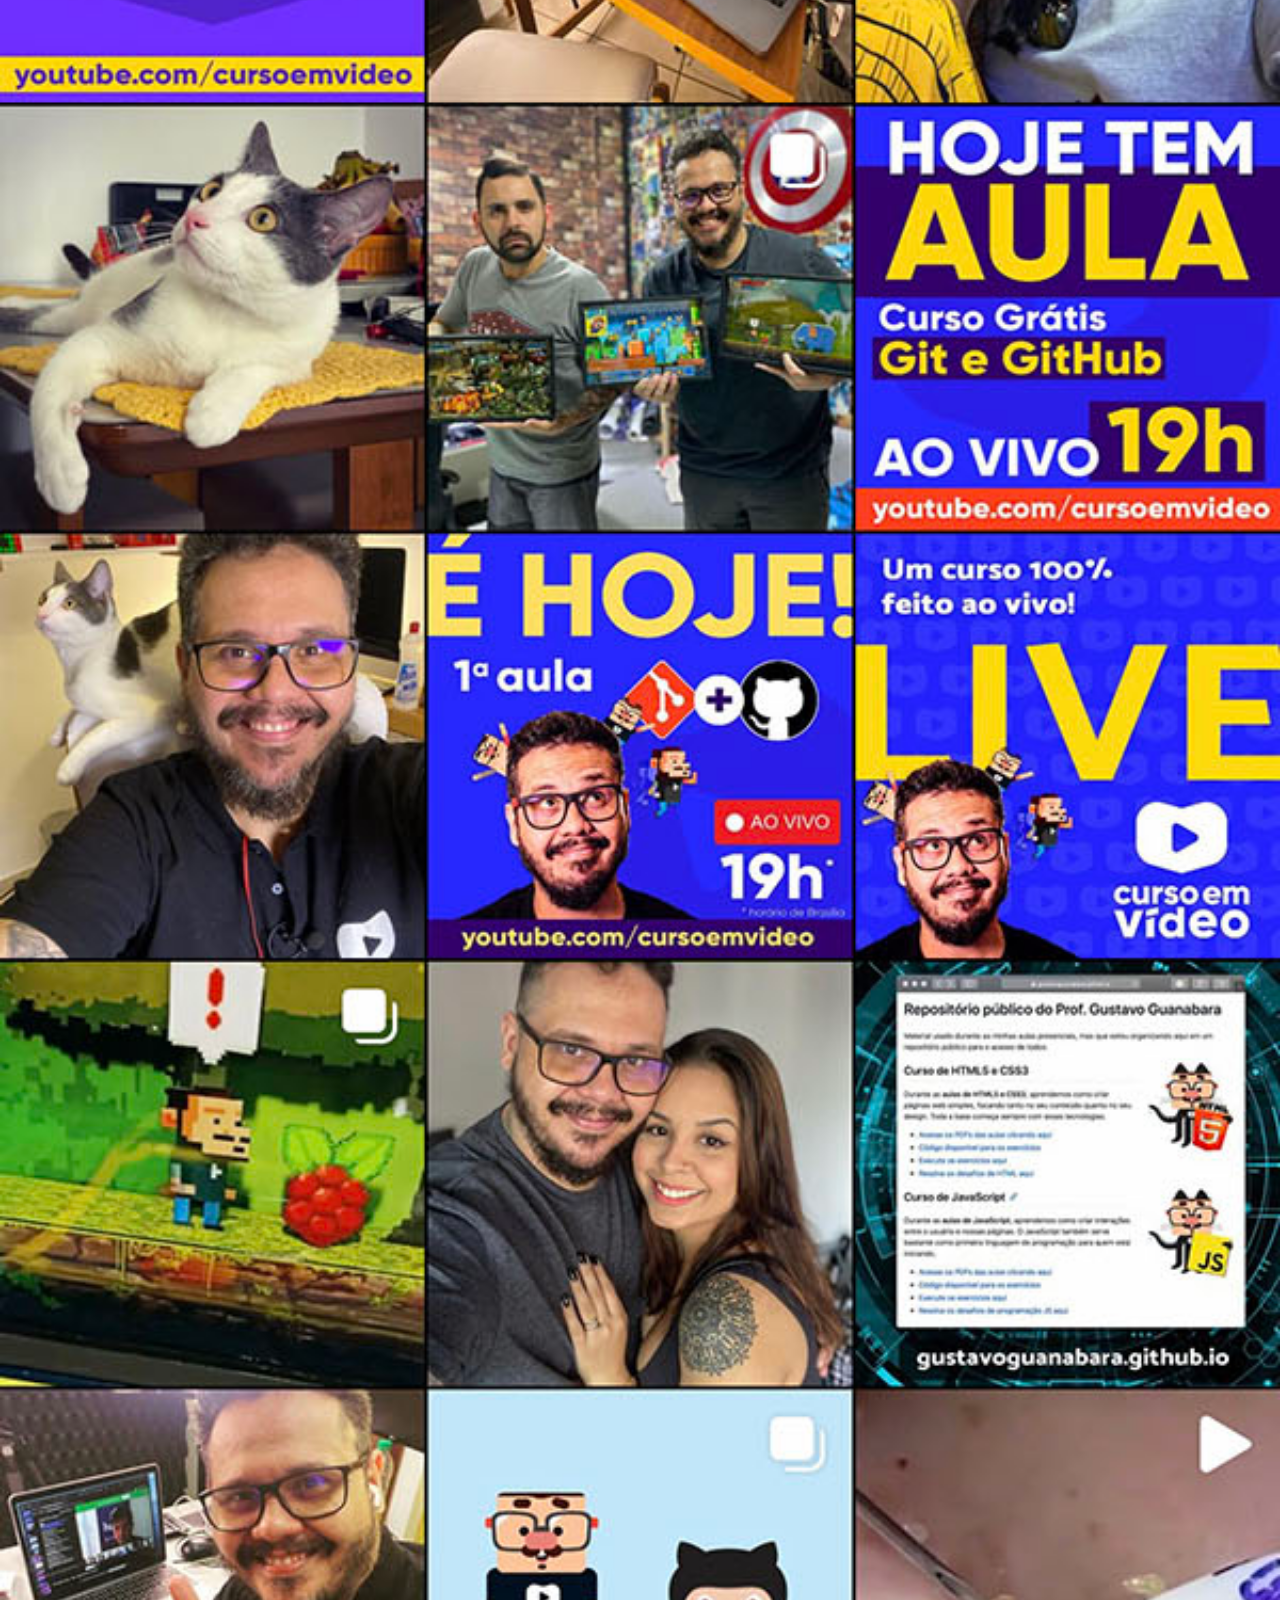
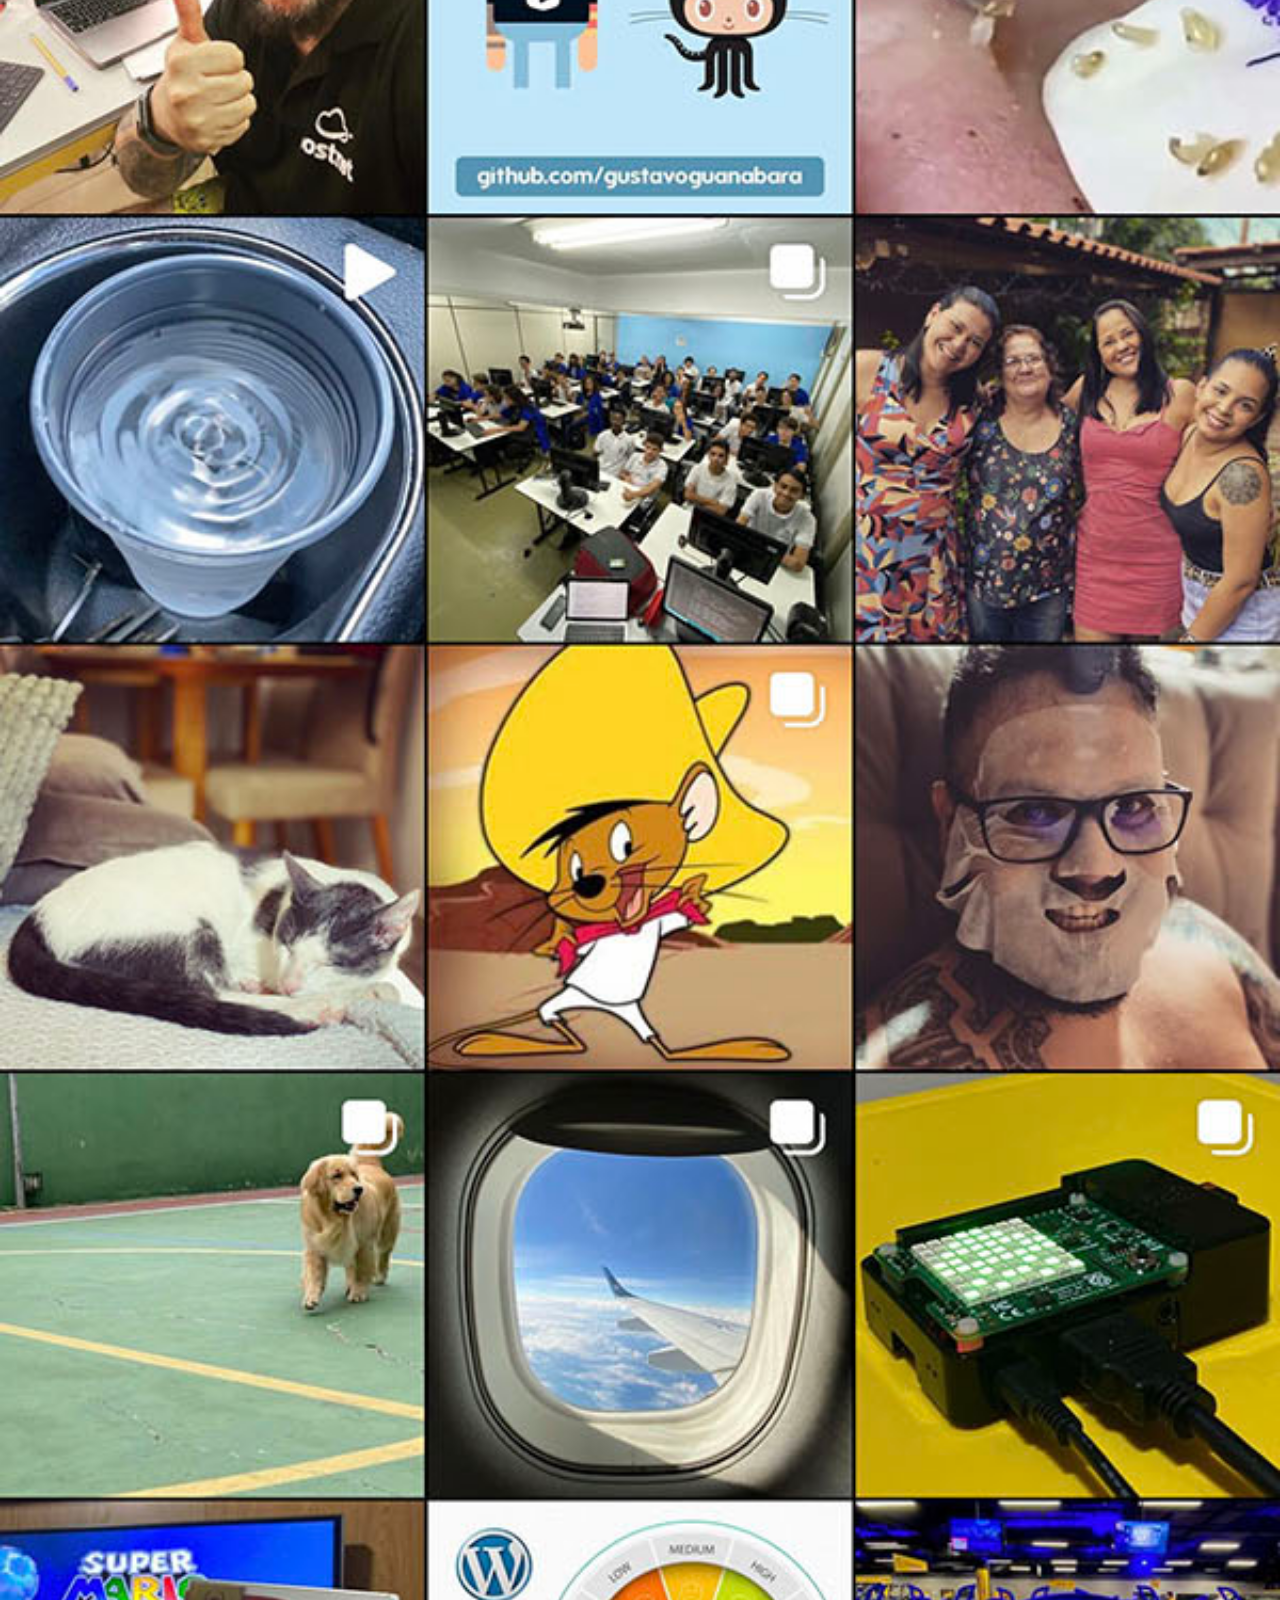
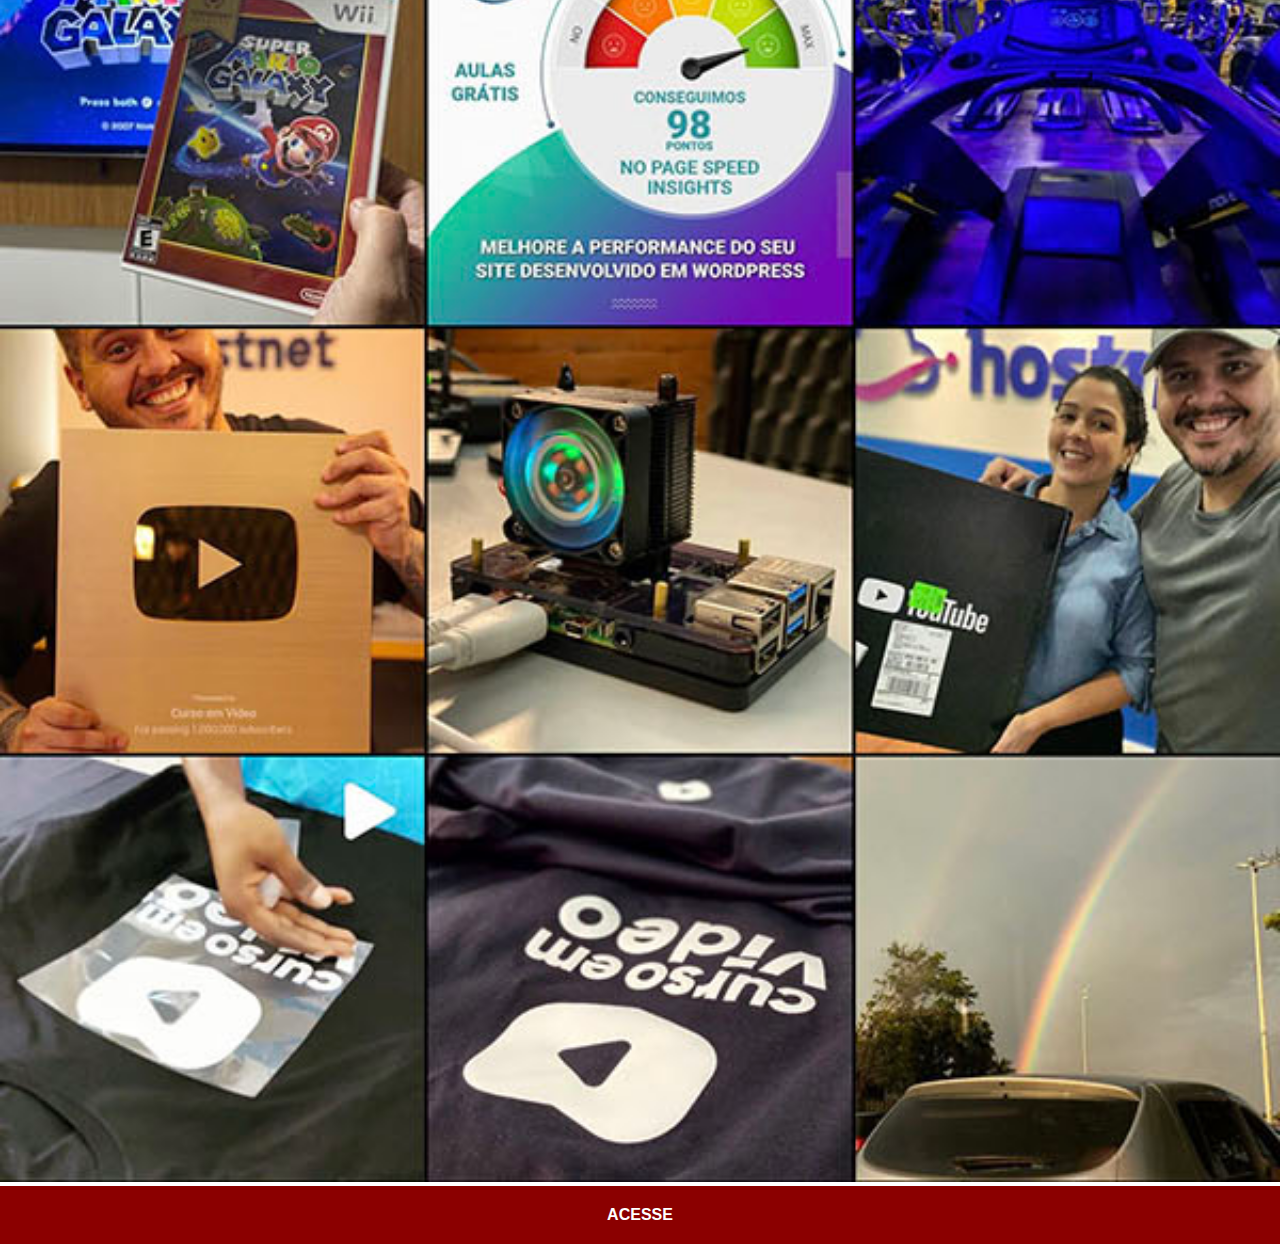
<file: paginas/instagram.html>
<!DOCTYPE html>
<html lang="pt-BR">
<head>
    <meta charset="UTF-8">
    <meta name="viewport" content="width=device-width, initial-scale=1.0">
    <title>Instagram</title>
    <link rel="shortcut icon" href="../favicon.ico" type="image/x-icon">
    <style>
        * {
            margin: 0px;
            padding: 0px;
            font-family: Arial, Helvetica, sans-serif;
        }

        ::-webkit-scrollbar {
            width: 0px;
            height: 0px;
        }

        img {
            width: 100vw;
        }

        a {
            display: block;
            color: white;
            background-color: darkred;

            padding: 20px;

            text-align: center;
            text-decoration: none;
            font-weight: bolder;
        }
    </style>
</head>
<body>
    <img src="../imagens/tela-instagram.jpg" alt="Instagram">
    <a href="https://www.instagram.com/gustavoguanabara/">ACESSE</a>
</body>
</html>
</file>
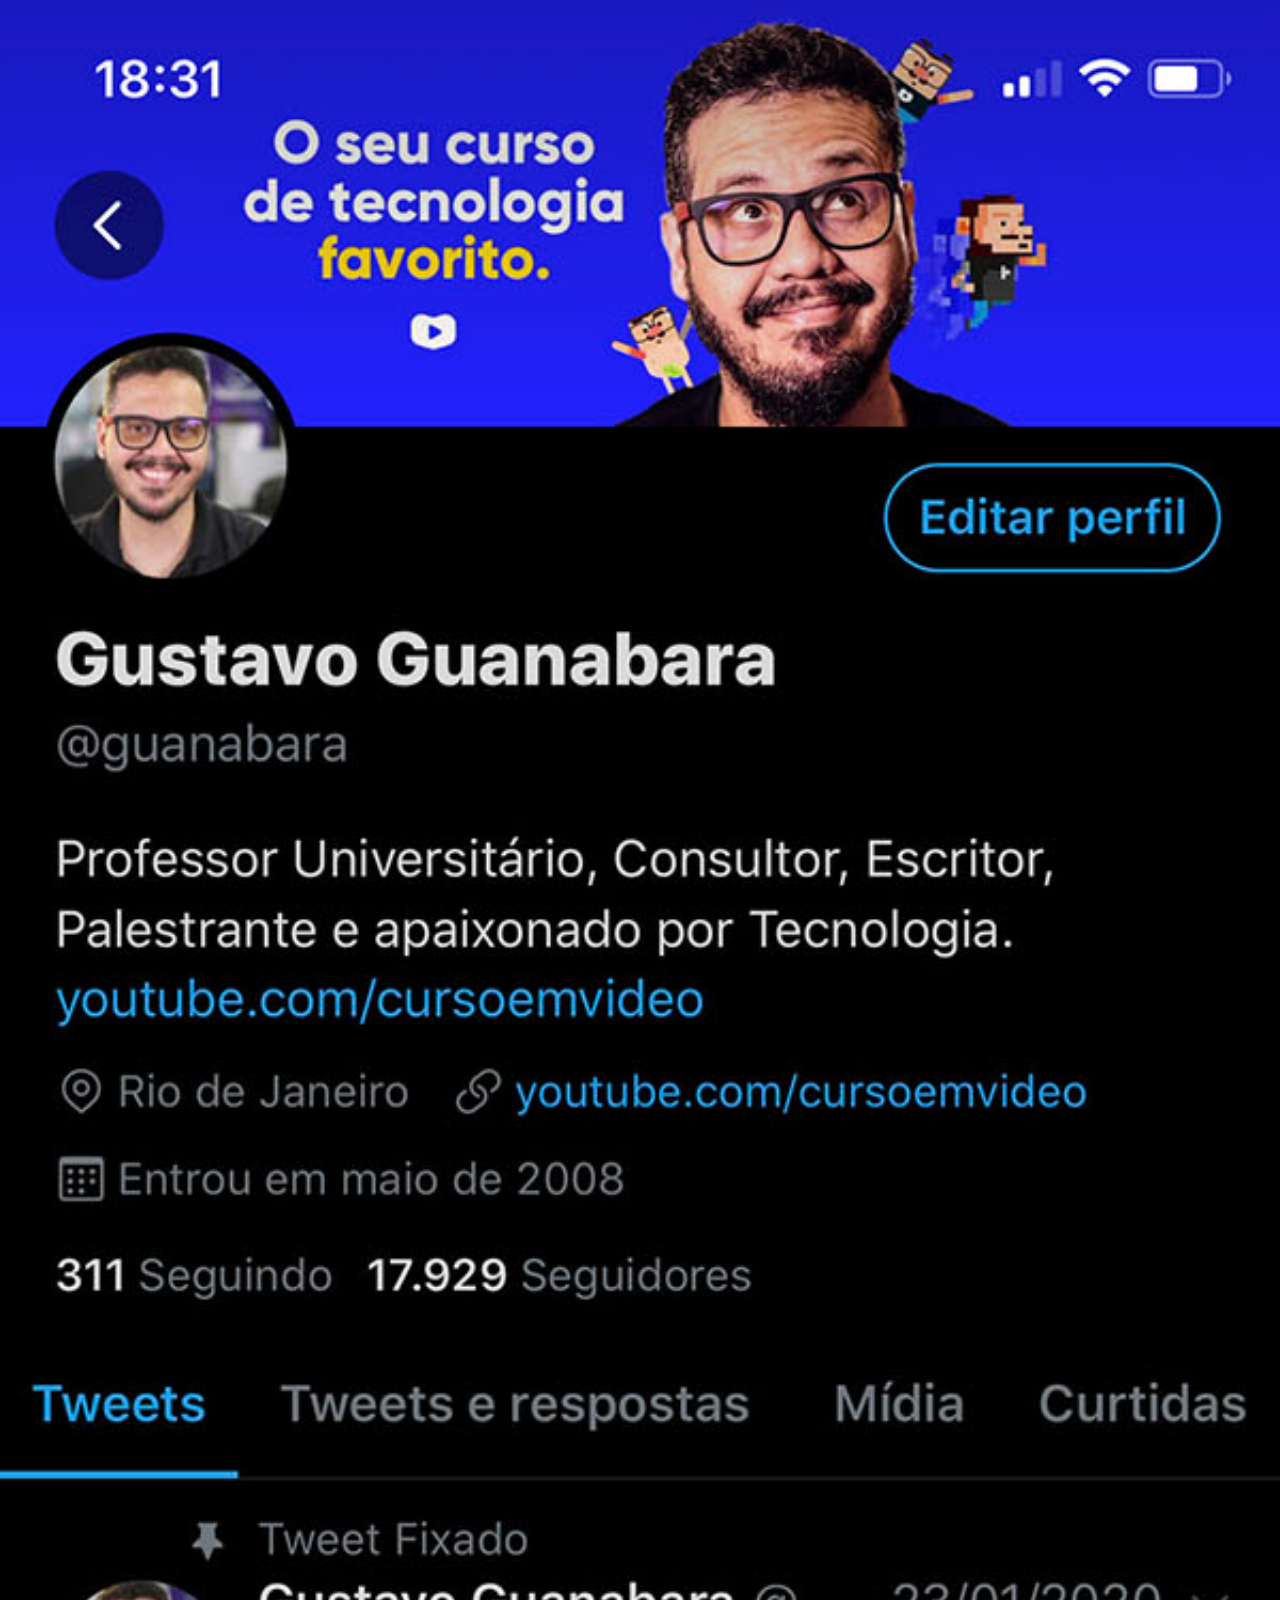
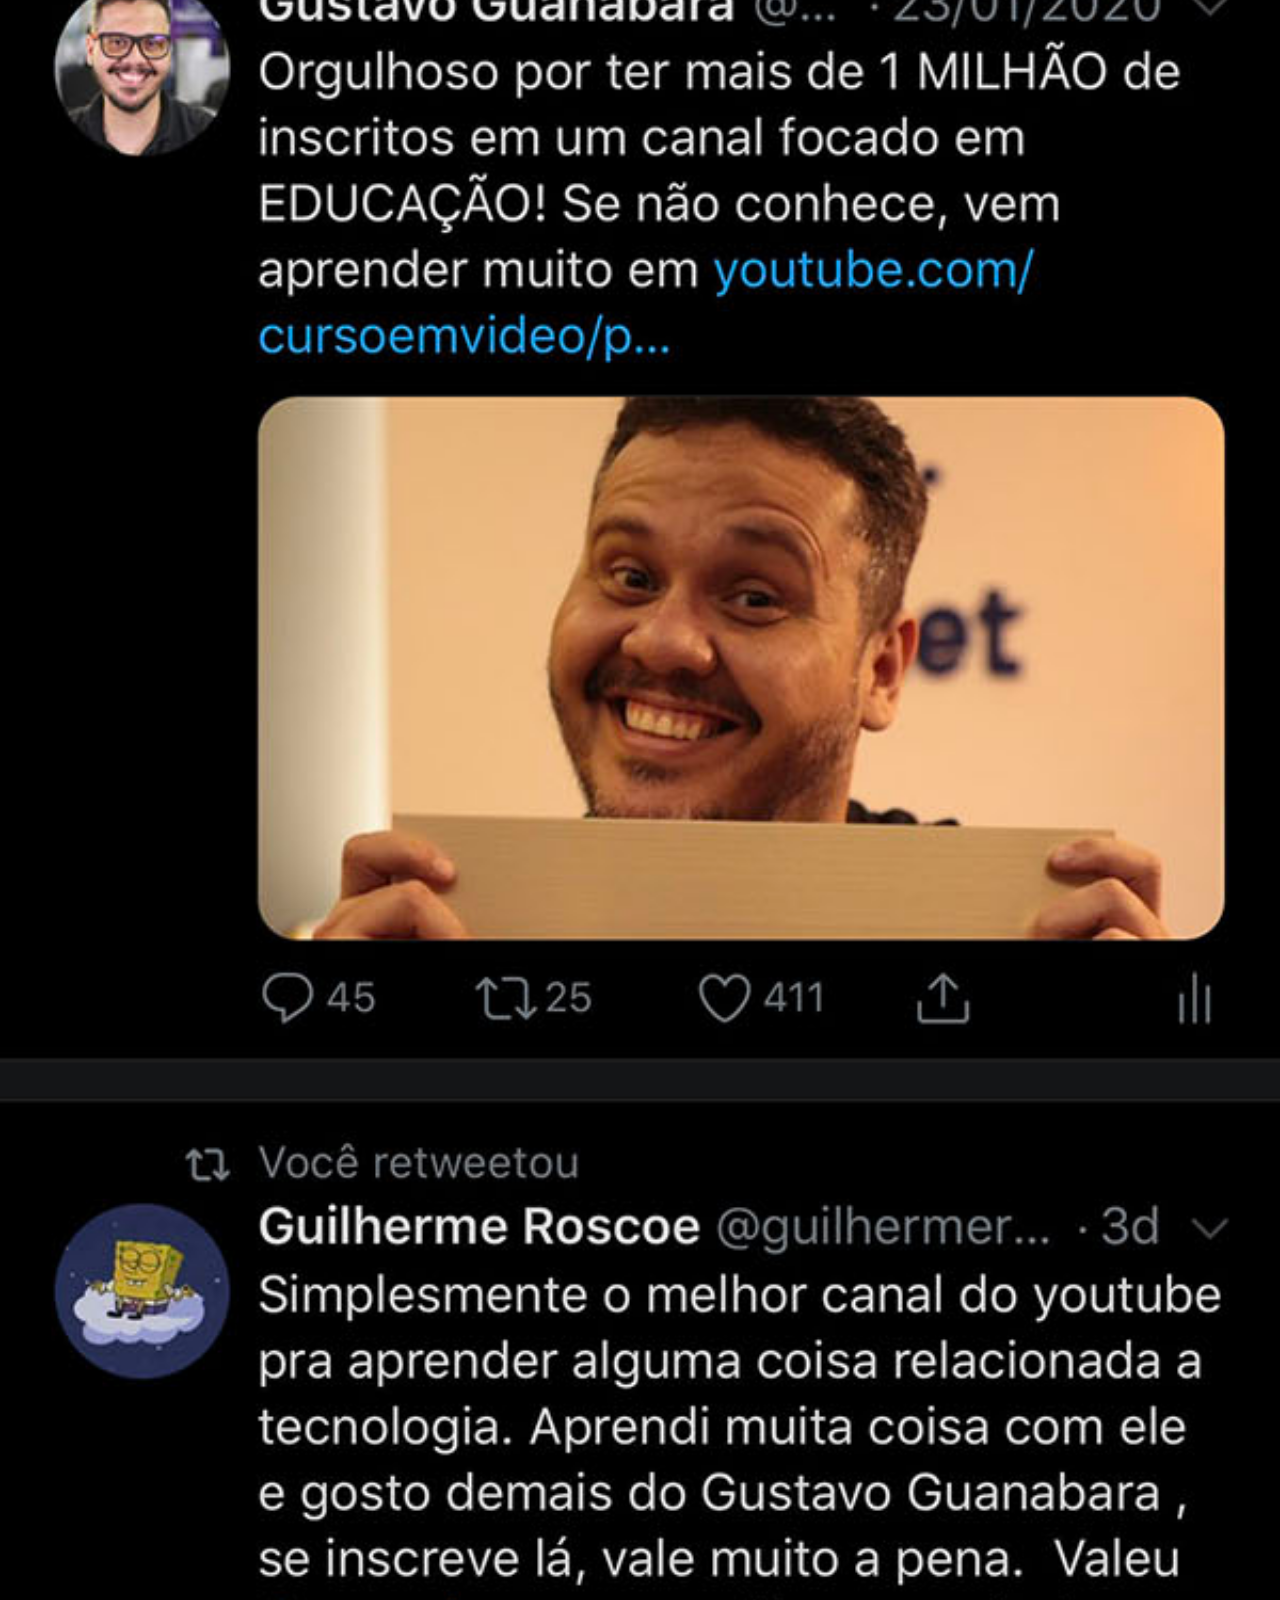
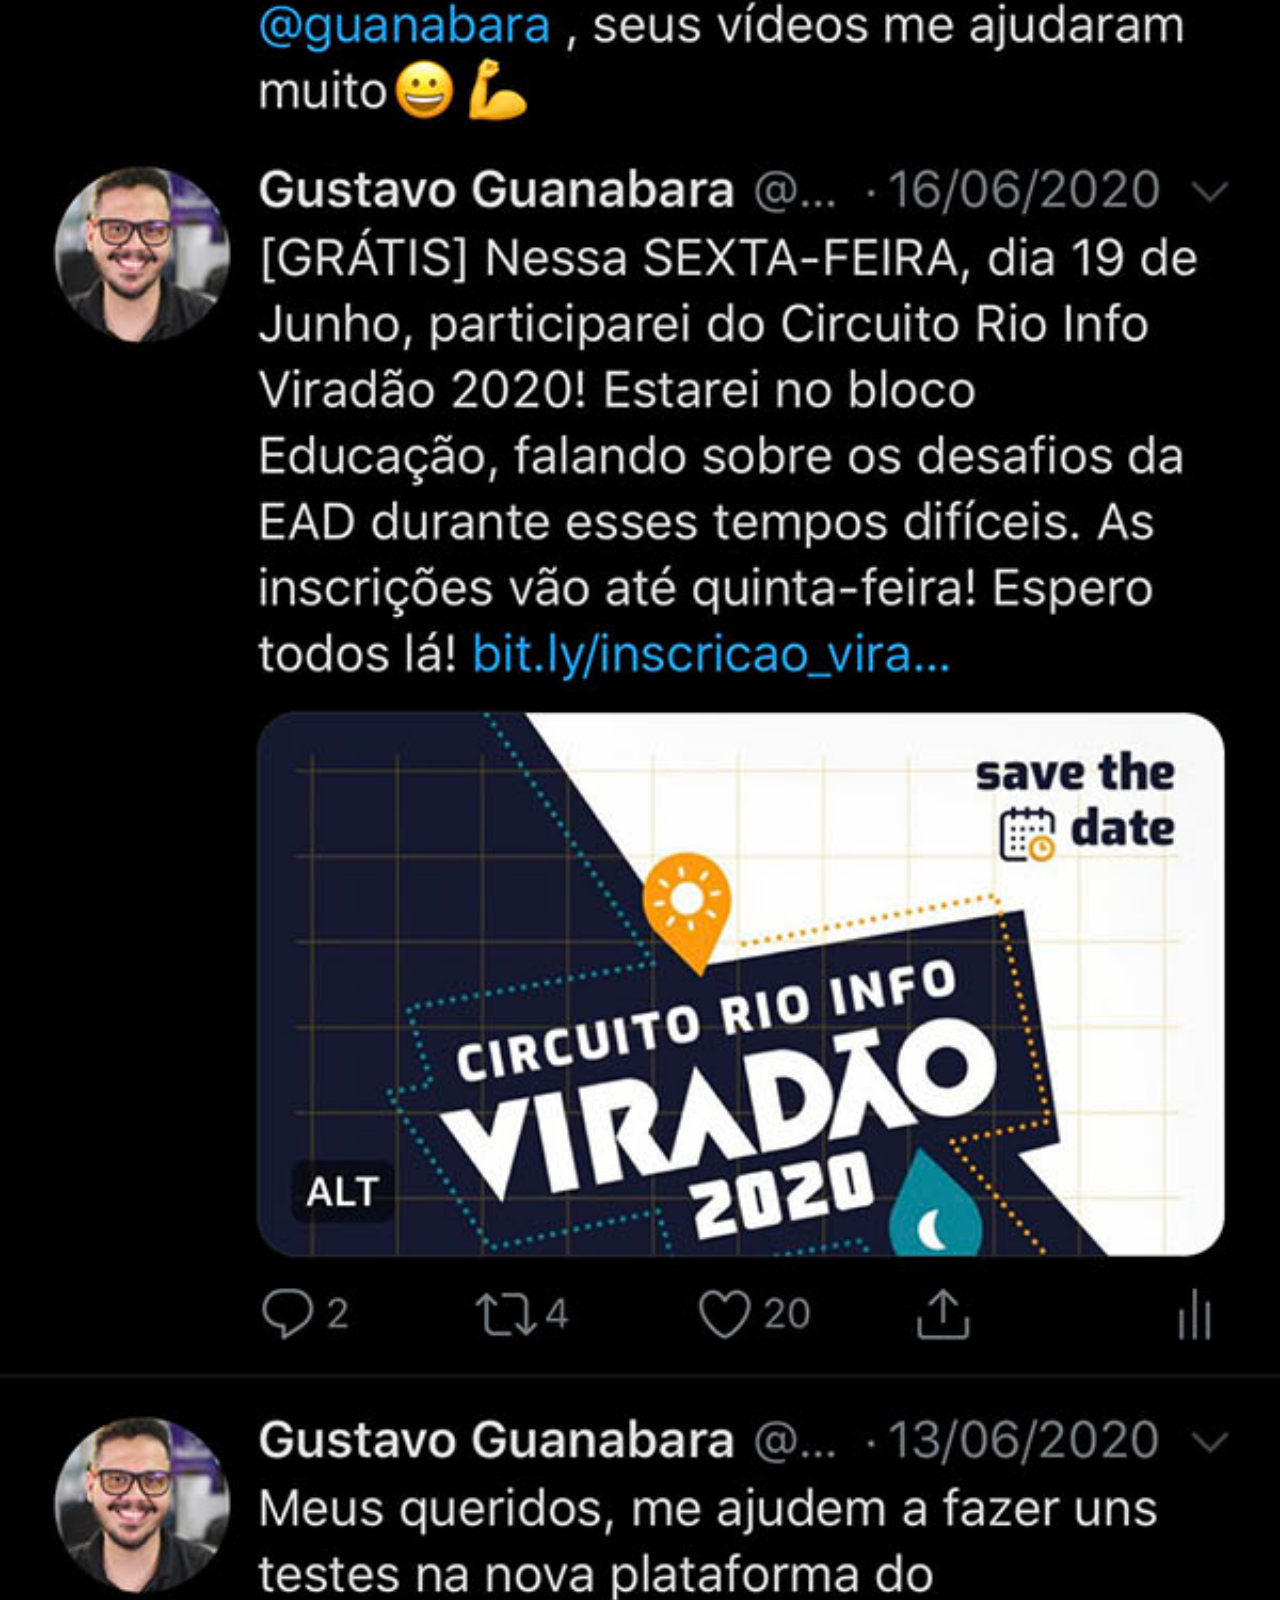
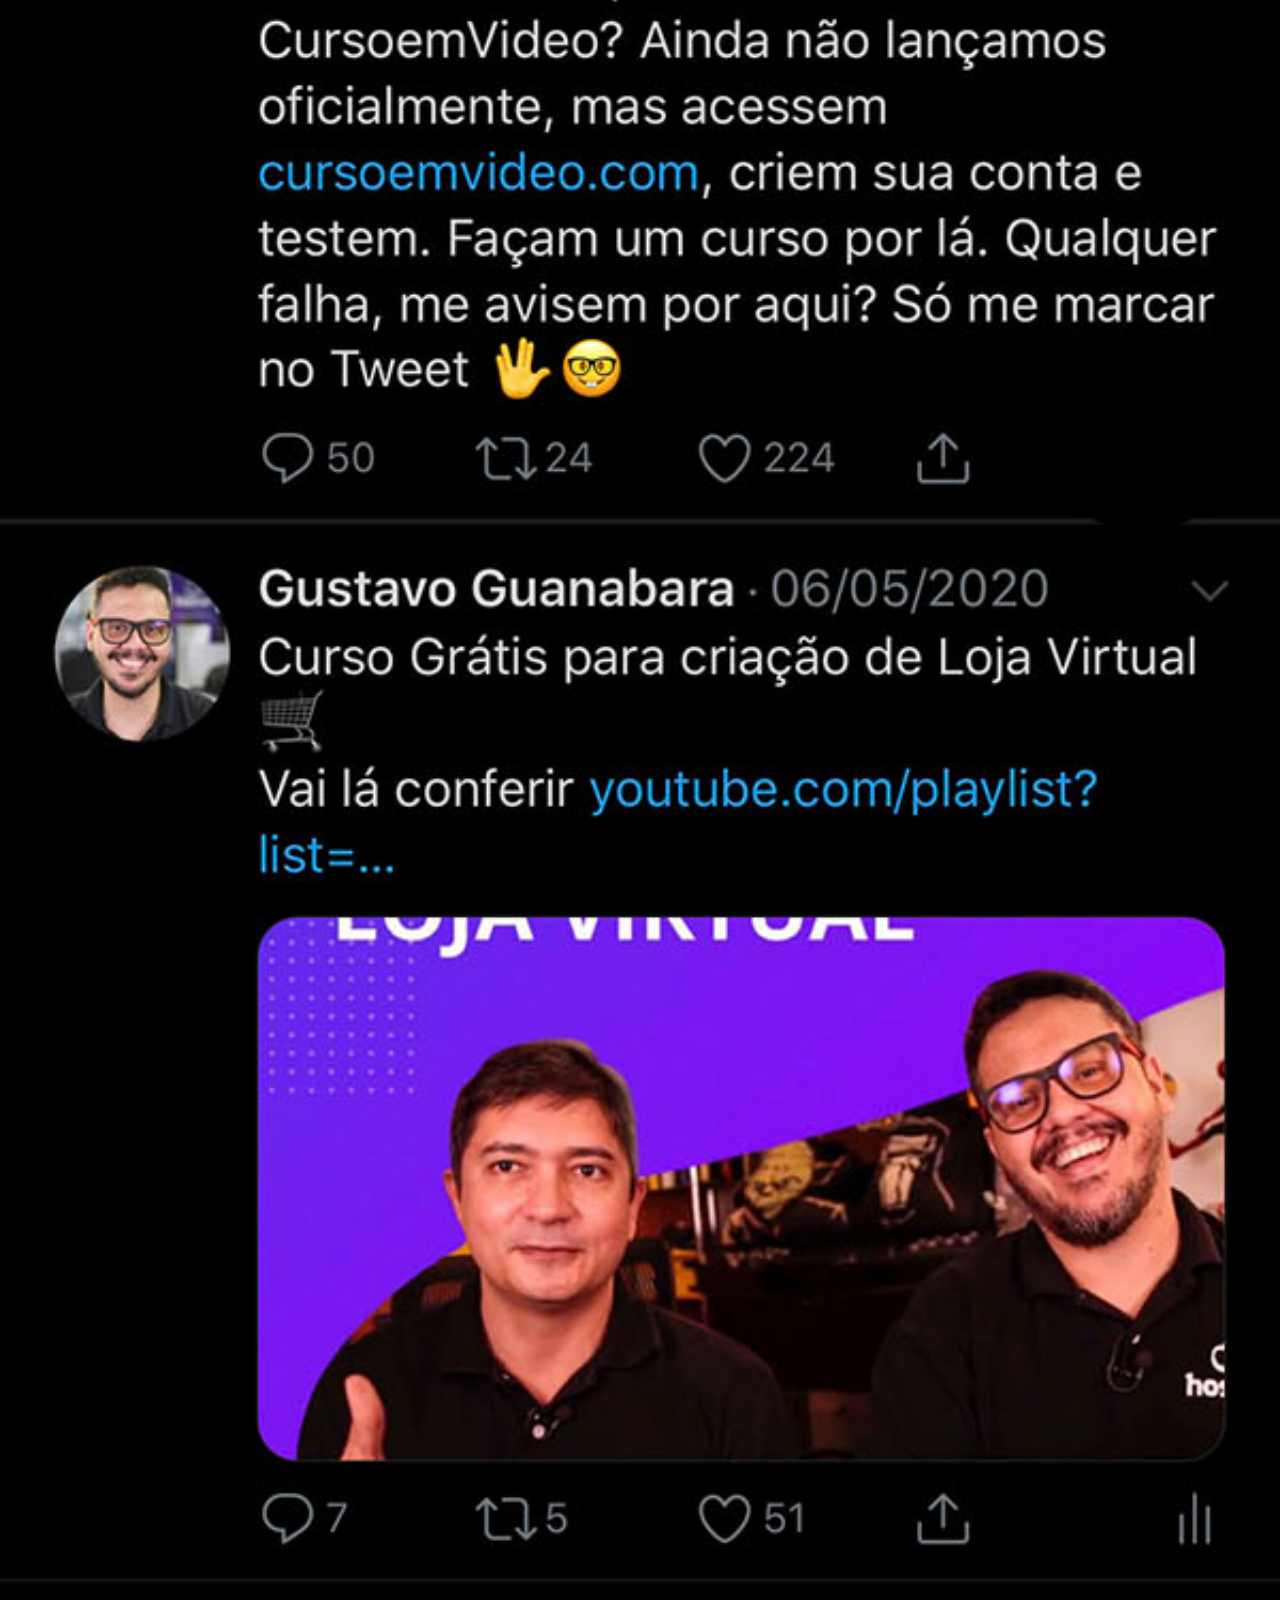
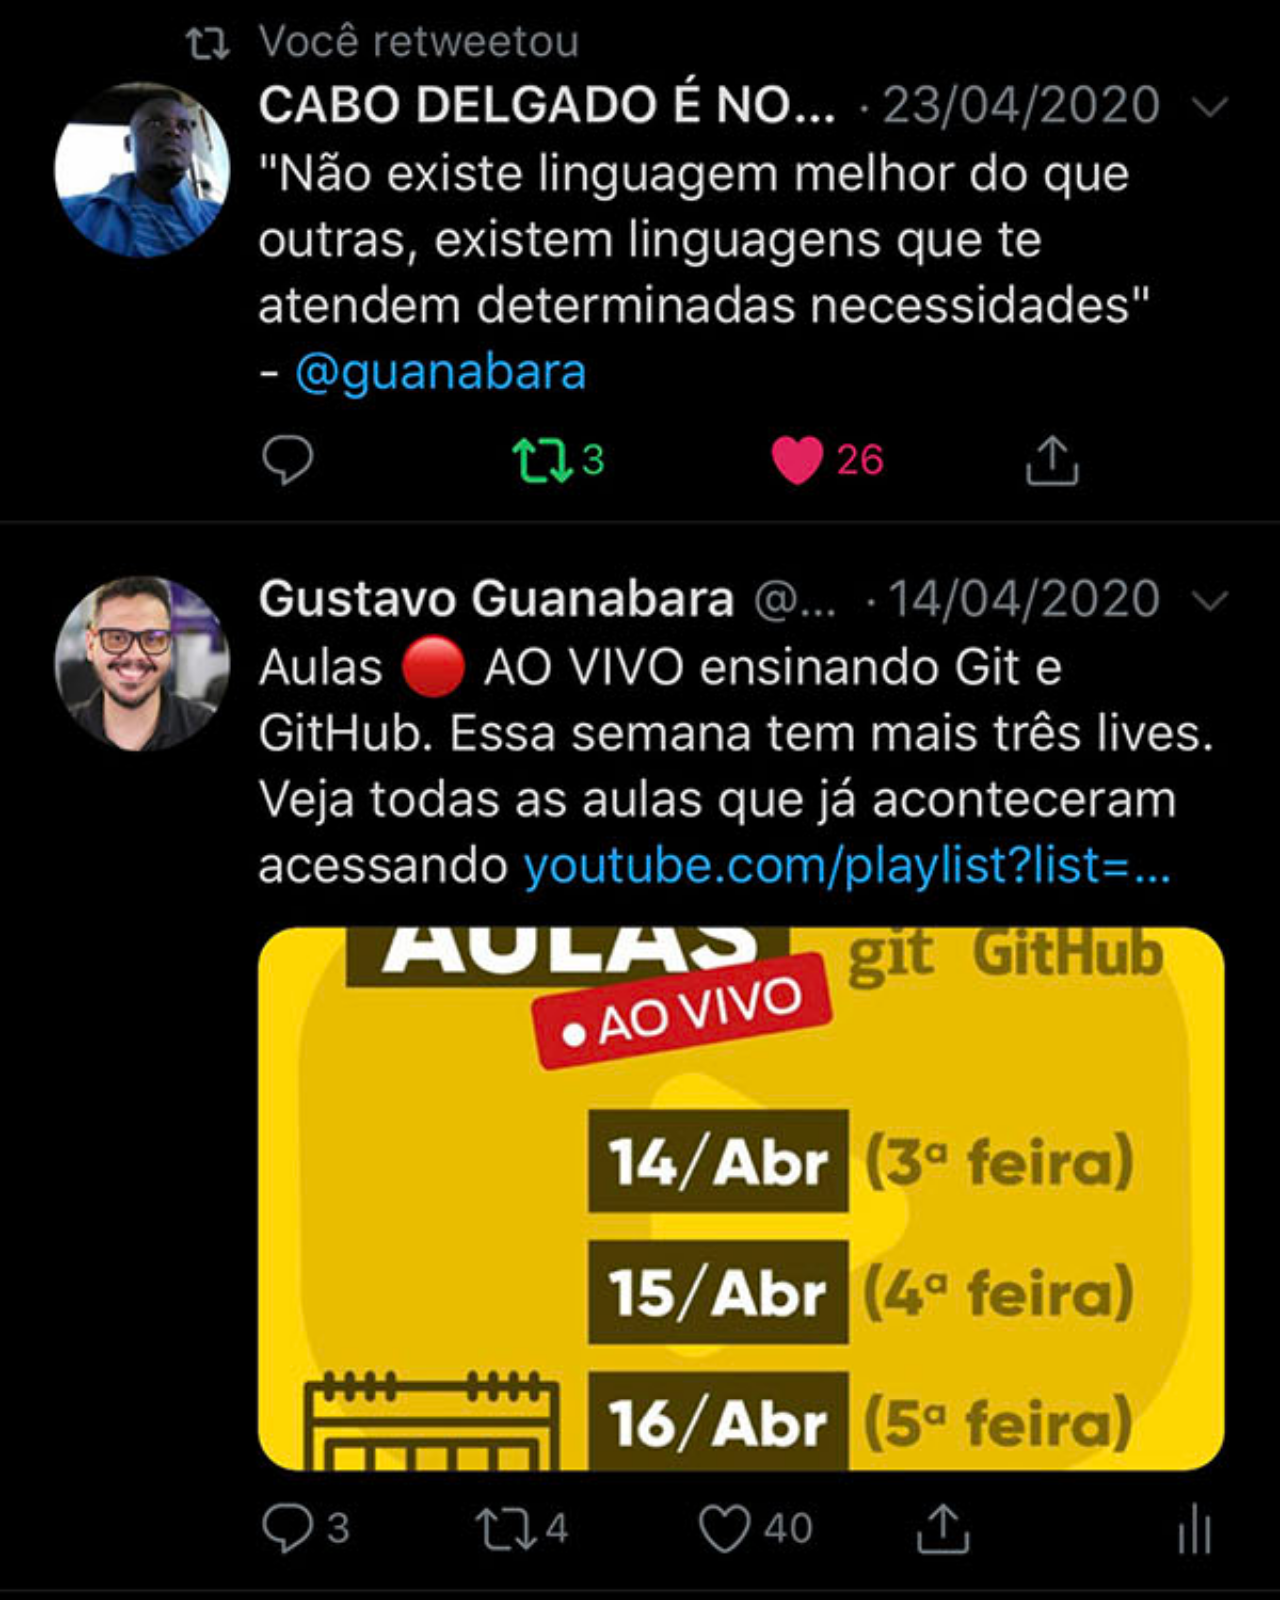
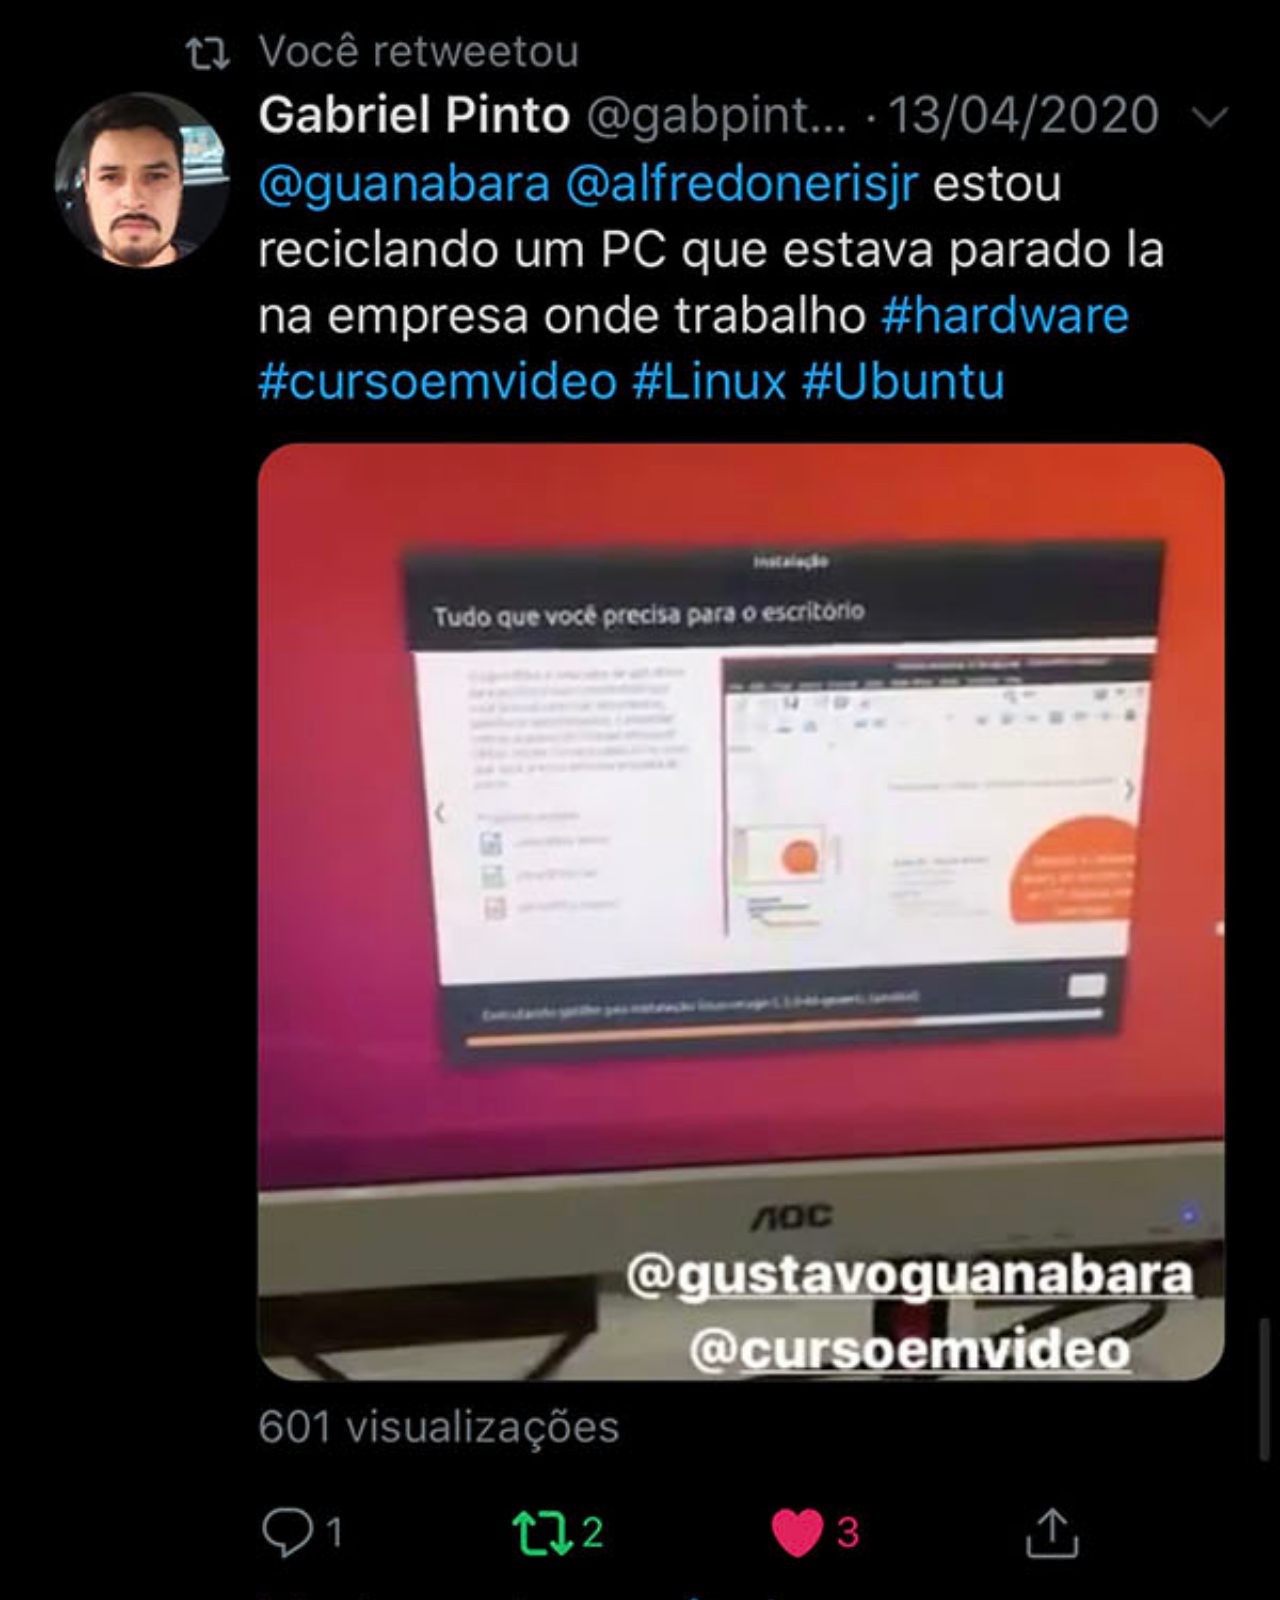
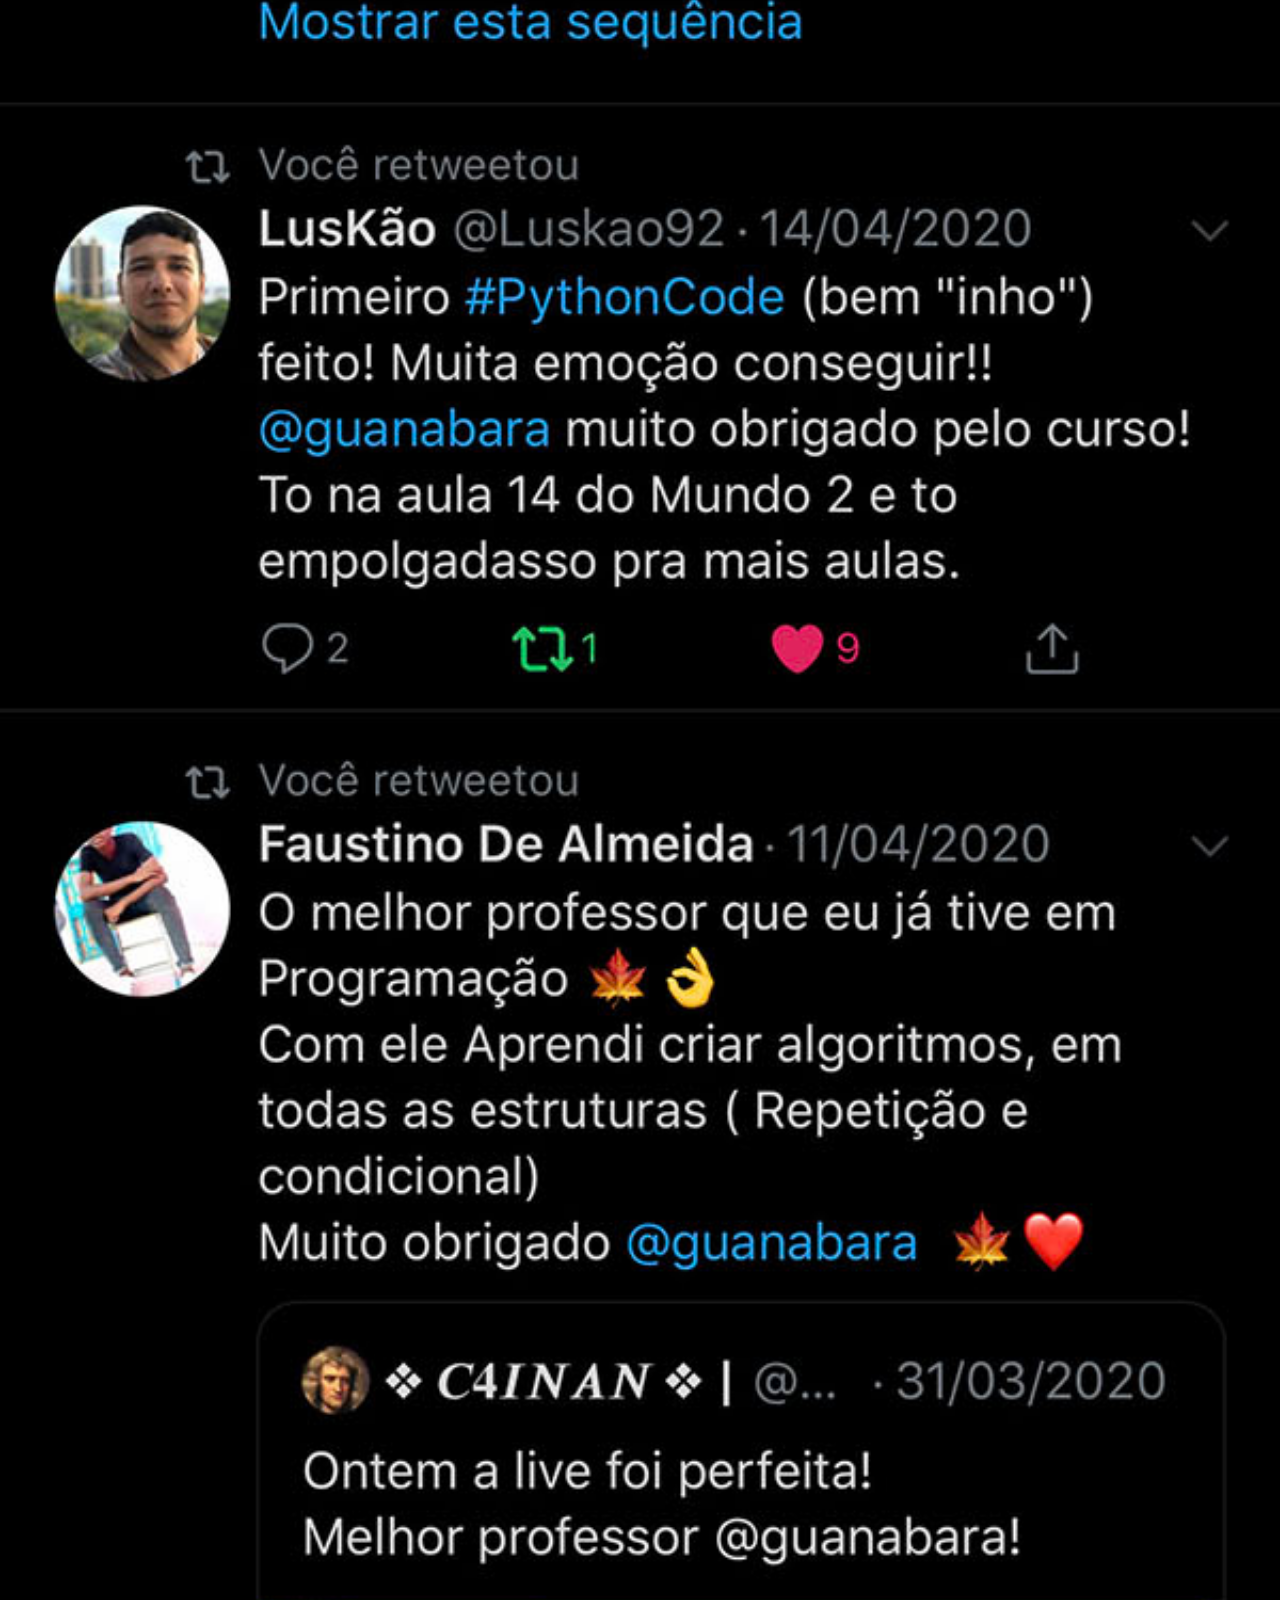
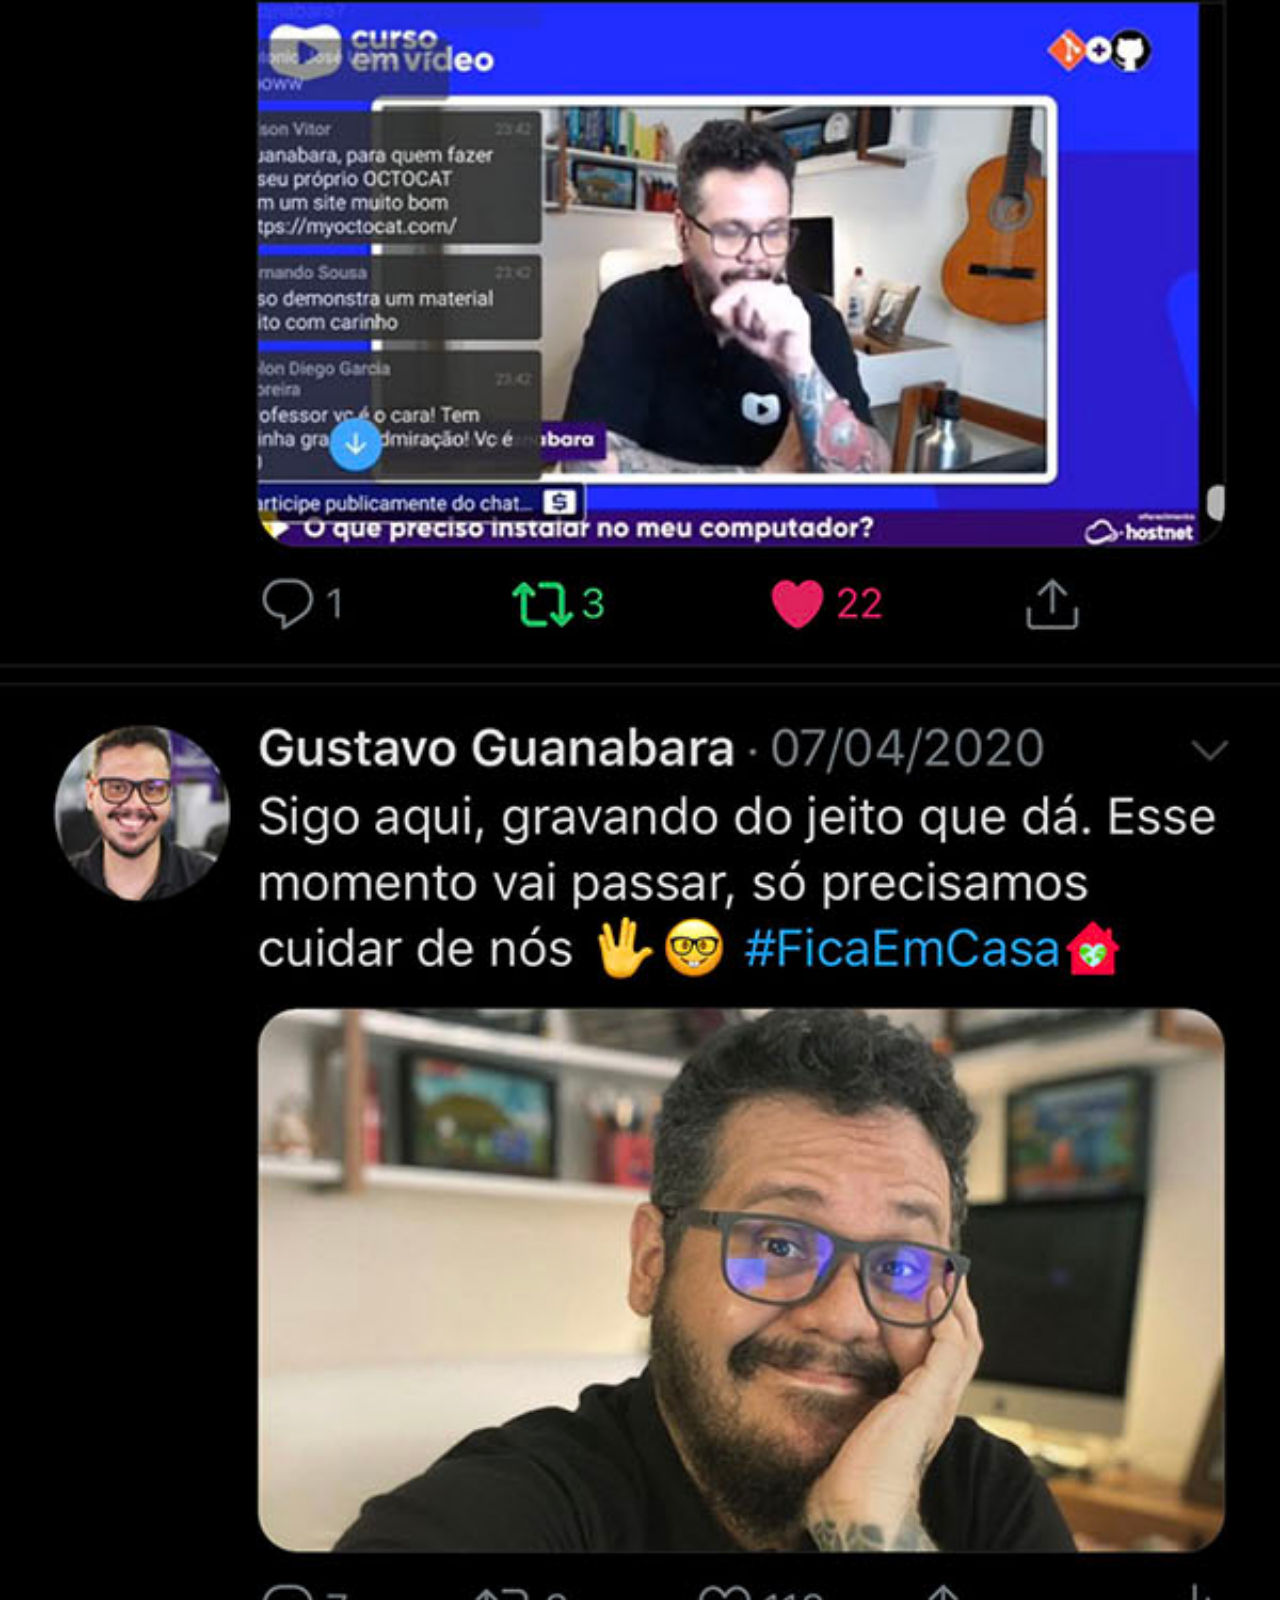
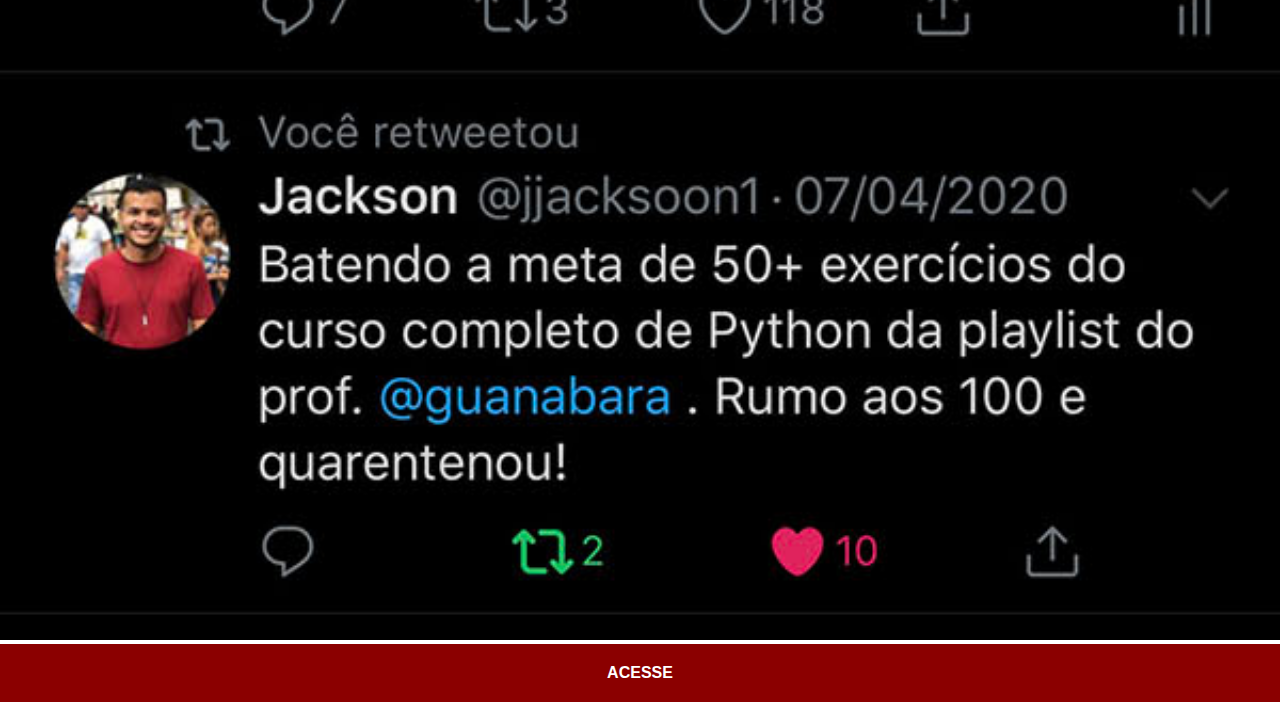
<file: paginas/twitter.html>
<!DOCTYPE html>
<html lang="pt-BR">
<head>
    <meta charset="UTF-8">
    <meta name="viewport" content="width=device-width, initial-scale=1.0">
    <title>Twitter</title>
    <link rel="shortcut icon" href="../favicon.ico" type="image/x-icon">
    <style>
        * {
            margin: 0px;
            padding: 0px;
            font-family: Arial, Helvetica, sans-serif;
        }

        ::-webkit-scrollbar {
            width: 0px;
            height: 0px;
        }

        img {
            width: 100vw;
        }

        a {
            display: block;
            color: white;
            background-color: darkred;
            font-weight: bolder;
            text-decoration: none;
            text-align: center;
            padding: 20px;
        }
    </style>
</head>
<body>
    <img src="../imagens/tela-twitter.jpg" alt="Twitter">
    <a href="https://twitter.com/guanabara">ACESSE</a>
</body>
</html>
</file>
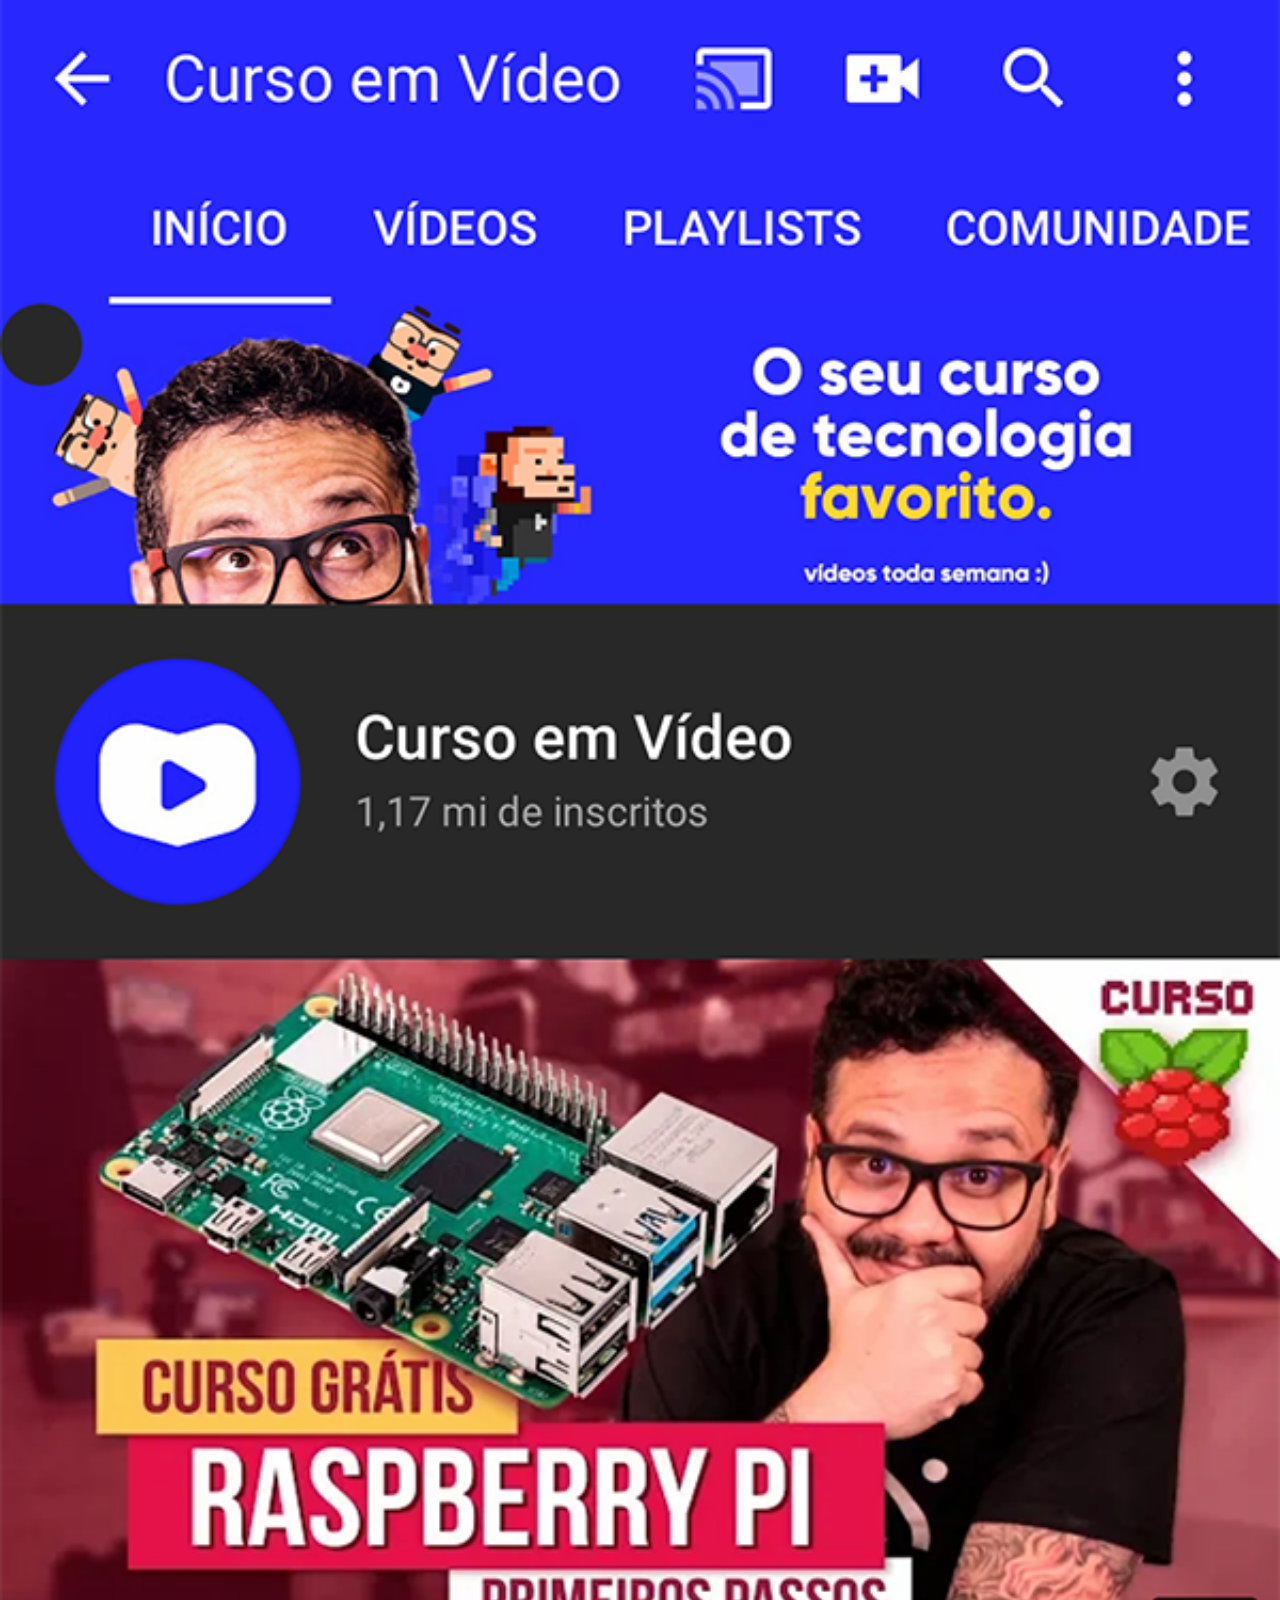
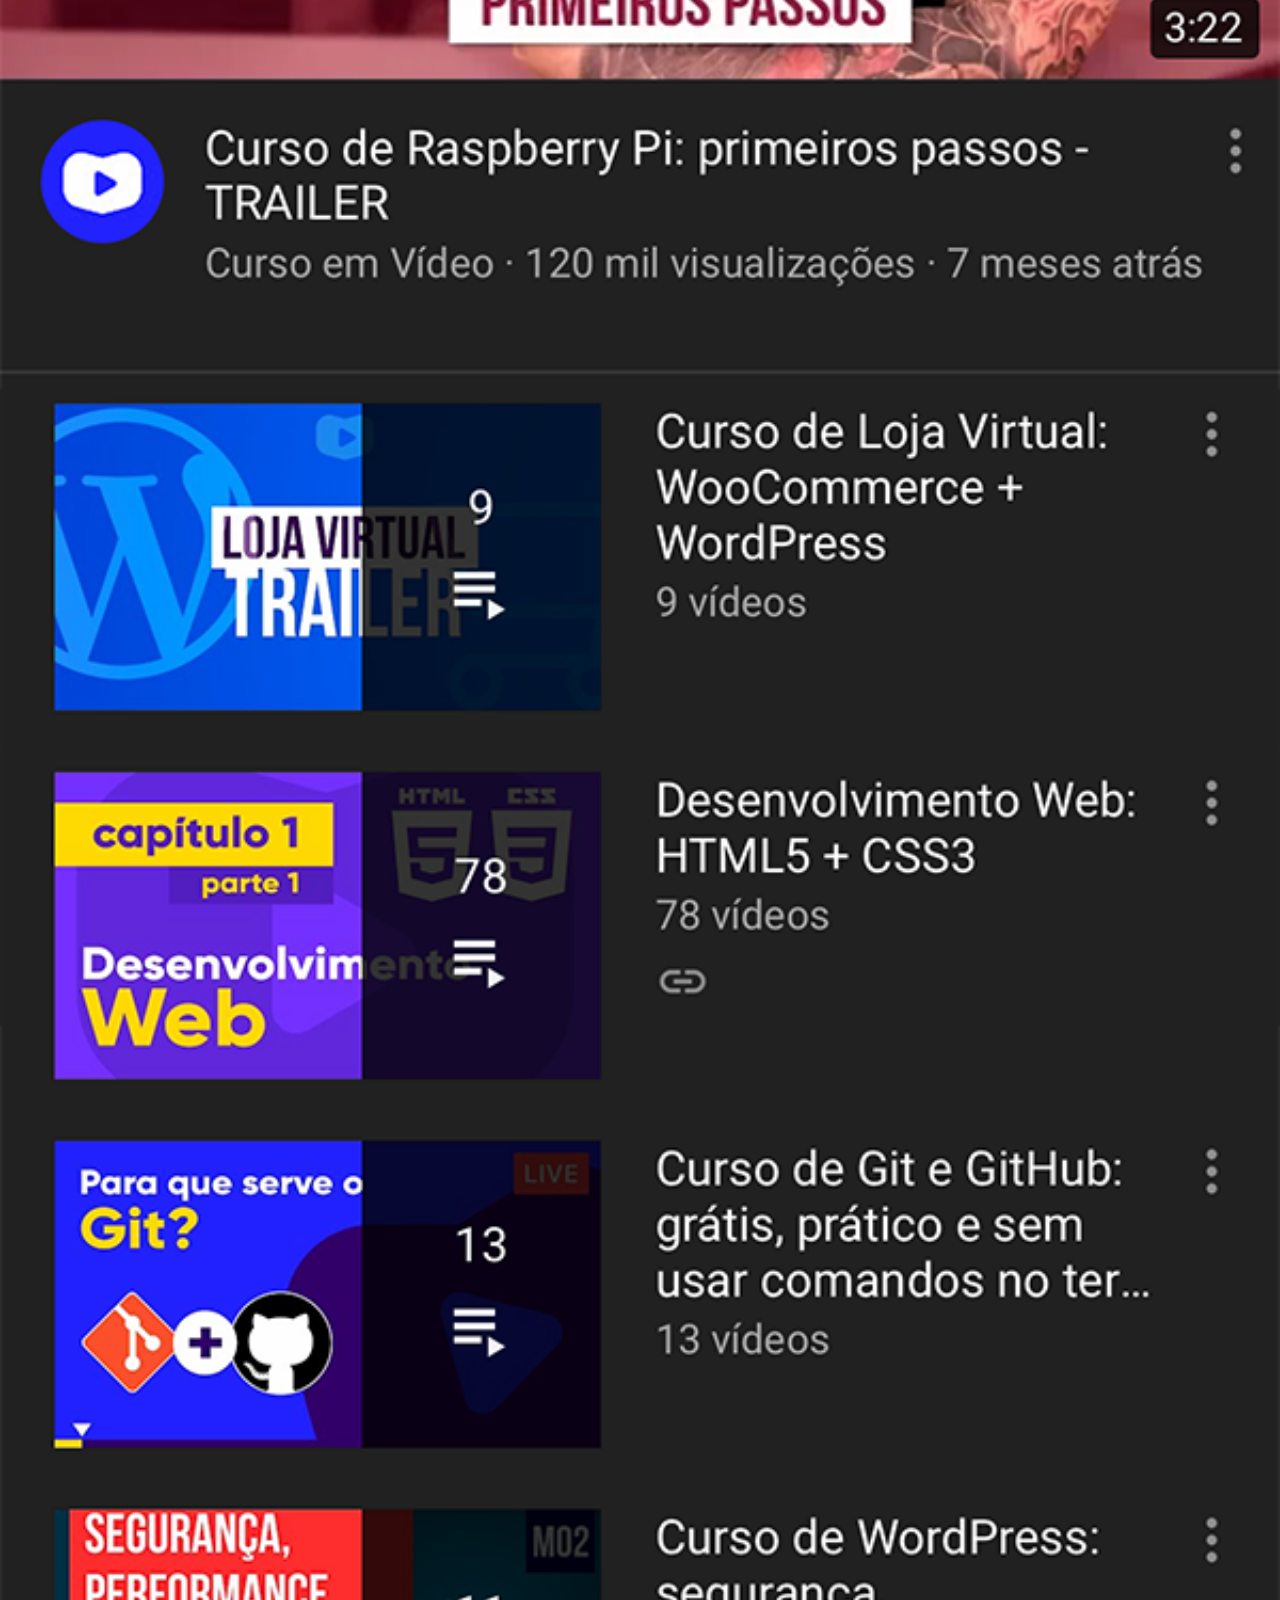
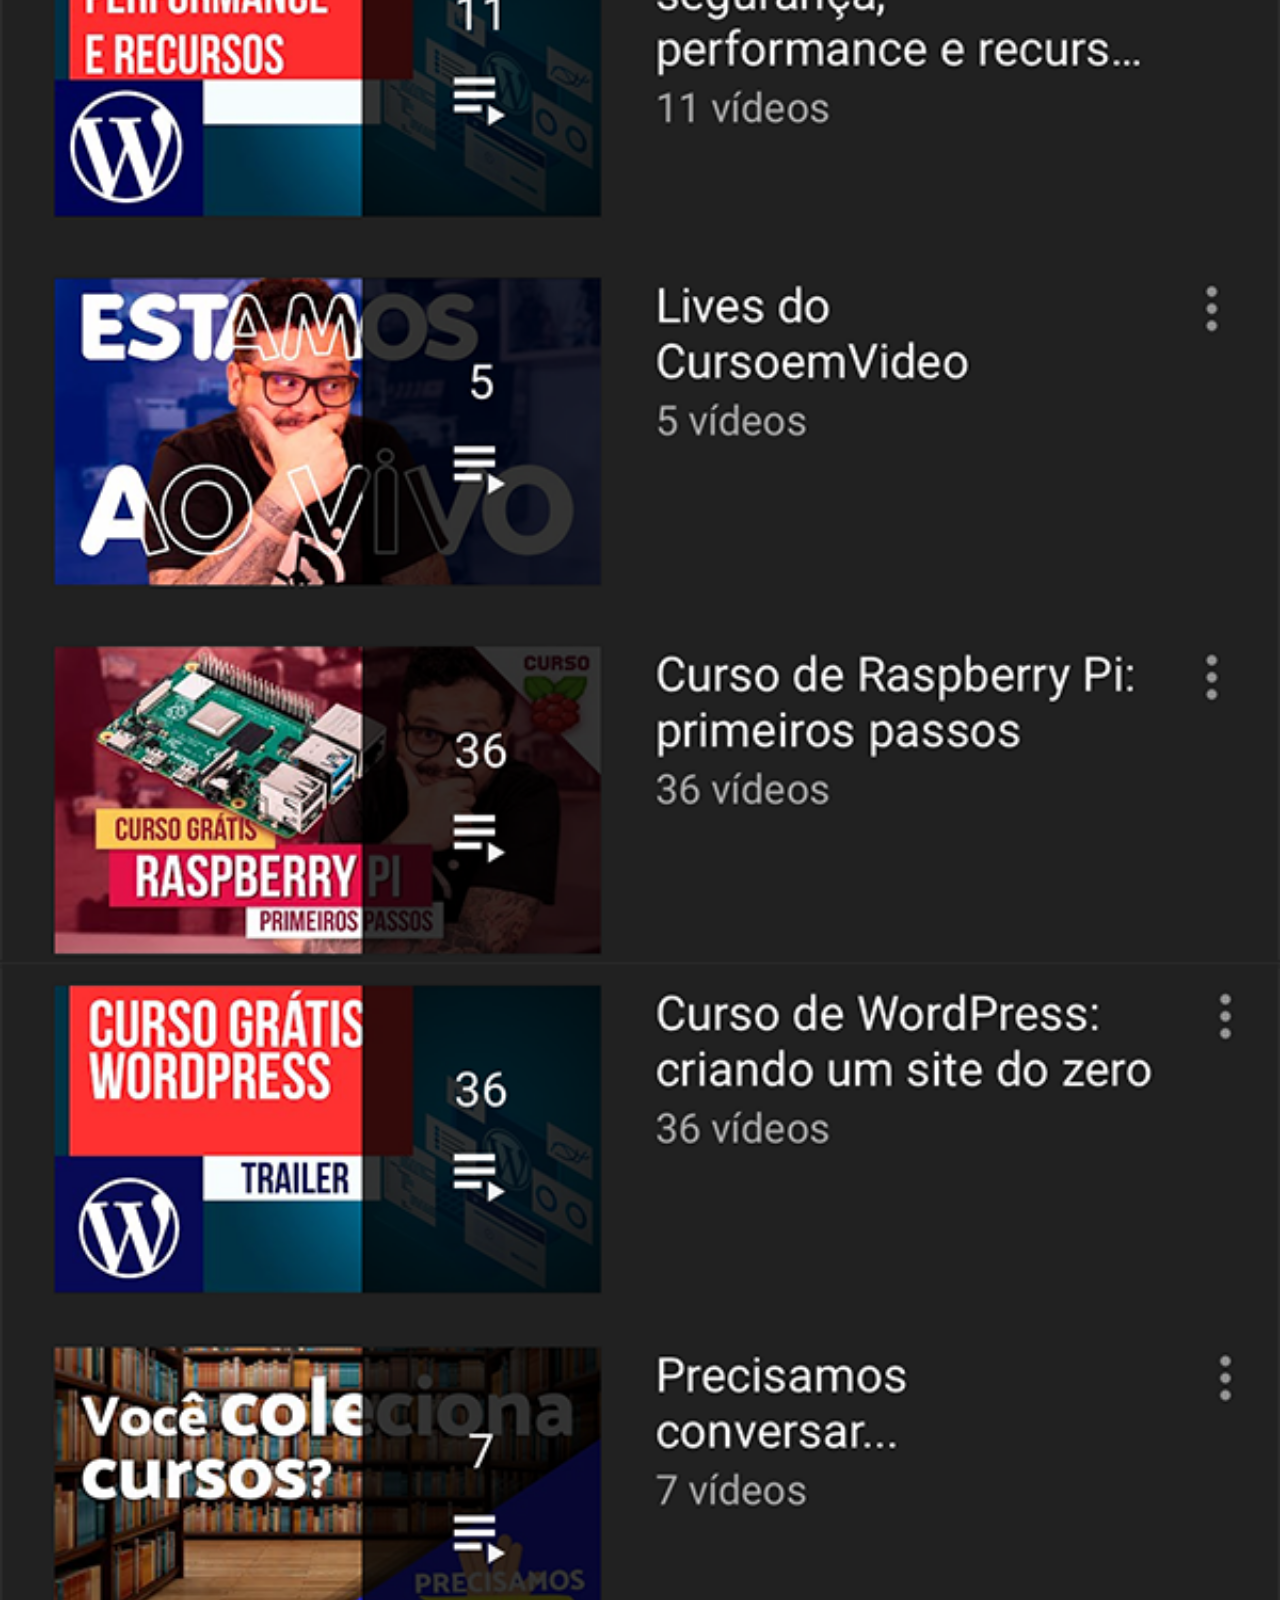
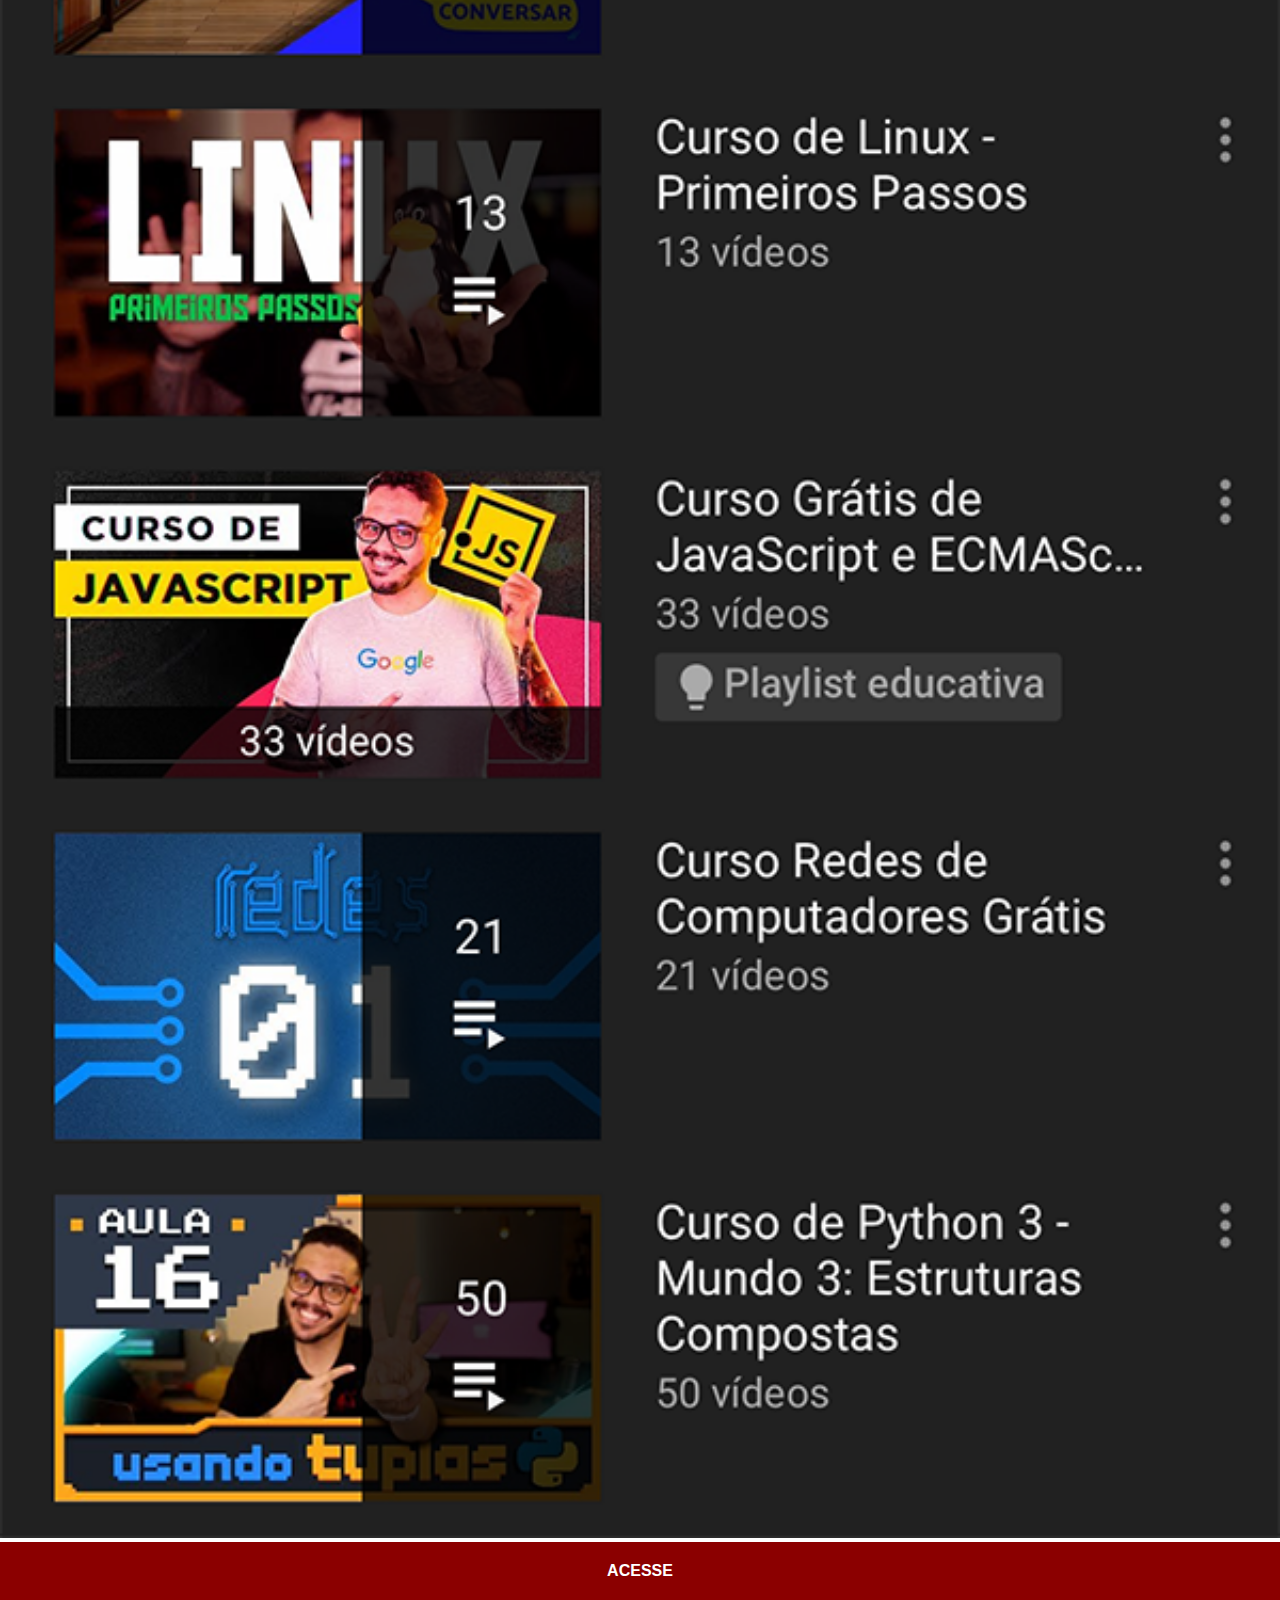
<file: paginas/youtube.html>
<!DOCTYPE html>
<html lang="pt-BR">
<head>
    <meta charset="UTF-8">
    <meta name="viewport" content="width=device-width, initial-scale=1.0">
    <title>Youtube</title>
    <link rel="shortcut icon" href="../favicon.ico" type="image/x-icon">
    <style>
        * {
            margin: 0px;
            padding: 0px;
            font-family: Arial, Helvetica, sans-serif;
        }

        ::-webkit-scrollbar {
            width: 0px;
            height: 0px;
        }

        img {
            width: 100vw;
            background-size: cover;
        }

        a {
            display: block;
            background-color: darkred;
            color: white;
            padding: 20px;
            text-align: center;
            font-weight: bolder;
            text-decoration: none;
        }

    </style>
</head>
<body>
    <img src="../imagens/tela-youtube.png" alt="YouTube">
    <a href="https://www.youtube.com/@CursoemVideo/playlists" target="_blank">ACESSE</a>
</body>
</html>
</file>
